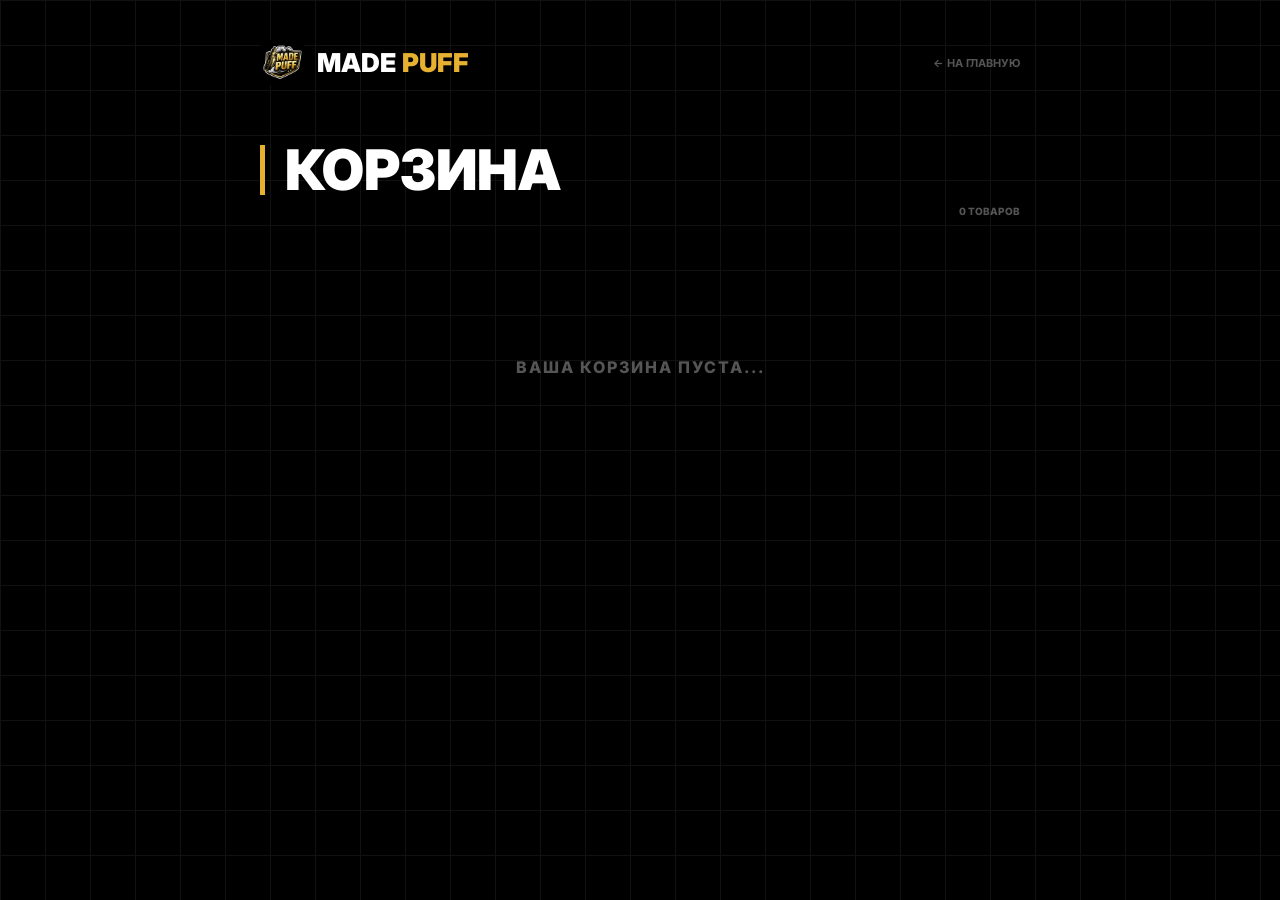
<file: cart.html>
<!DOCTYPE html>
<html lang="ru">
<head>
<meta charset="UTF-8">
<meta name="viewport" content="width=device-width, initial-scale=1.0">
<title>Ваша Корзина | KAIF SMOKE</title>
<link href="https://fonts.googleapis.com/css2?family=Inter:wght@400;600;700;800;900&display=swap" rel="stylesheet">
<style>
:root {
--gold: #e6b130;
--bg: #000000;
--card-bg: #111111;
--border: #1a1a1a;
--text-gray: #555;
}

* { box-sizing: border-box; margin: 0; padding: 0; }
body { background-color: var(--bg); color: #fff; font-family: 'Inter', sans-serif; overflow-x: hidden; }

.bg-grid {
position: fixed; top: 0; left: 0; width: 100%; height: 100%;
background-image: linear-gradient(#111 1px, transparent 1px), linear-gradient(90deg, #111 1px, transparent 1px);
background-size: 45px 45px; z-index: -1;
}

.wrapper { max-width: 800px; margin: 0 auto; padding: 40px 20px; }
header { display: flex; justify-content: space-between; align-items: center; margin-bottom: 60px; }
.logo-area { display: flex; align-items: center; gap: 10px; }
.logo-img { width: 35px; height: 35px; object-fit: contain; }
.logo-text { font-weight: 800; font-size: 18px; letter-spacing: 1px; }
.nav-back { color: var(--text-gray); text-decoration: none; font-size: 11px; font-weight: 700; text-transform: uppercase; }

.cart-header { margin-bottom: 40px; }
.cart-header h1 { font-size: 56px; font-weight: 900; line-height: 0.9; text-transform: uppercase; border-left: 5px solid var(--gold); padding-left: 20px; }
.item-count-top { color: var(--text-gray); font-size: 10px; font-weight: 800; text-transform: uppercase; margin-top: 10px; text-align: right; }

.cart-list { display: flex; flex-direction: column; gap: 1px; background: var(--border); border: 1px solid var(--border); border-radius: 12px; overflow: hidden; }
.cart-item { display: flex; align-items: center; background: var(--card-bg); padding: 20px; gap: 20px; }
.cart-item img { width: 60px; height: 60px; object-fit: contain; background: #000; border-radius: 8px; padding: 5px; }
.item-info { flex: 1; }
.item-name { font-weight: 800; font-size: 14px; text-transform: uppercase; margin-bottom: 5px; }
.item-price { color: var(--gold); font-weight: 900; font-size: 16px; }

.qty-control { display: flex; align-items: center; background: #080808; border-radius: 6px; border: 1px solid #222; overflow: hidden; }
.qty-btn { background: transparent; color: #fff; border: none; width: 35px; height: 35px; cursor: pointer; font-size: 18px; transition: 0.2s; }
.qty-btn:hover { background: #1a1a1a; }
.qty-num { width: 30px; text-align: center; font-weight: 800; font-size: 14px; }

.remove-x { color: var(--text-gray); background: transparent; border: 1px solid #222; width: 35px; height: 35px; border-radius: 6px; cursor: pointer; margin-left: 10px; }

.summary-block { margin-top: 40px; border-top: 1px solid #222; padding-top: 20px; }
.summary-line { display: flex; justify-content: space-between; font-weight: 700; font-size: 12px; color: var(--text-gray); text-transform: uppercase; margin-bottom: 15px; }
.summary-line b { color: #fff; }
.total-line { display: flex; justify-content: space-between; align-items: center; margin-top: 20px; }
.total-line span { font-size: 24px; font-weight: 900; text-transform: uppercase; }
.total-line b { font-size: 38px; color: var(--gold); font-weight: 900; }

.btn-checkout {
display: block; width: 100%; background: var(--gold); color: #000; text-align: center;
padding: 22px; margin-top: 30px; text-decoration: none; font-weight: 900; font-size: 16px;
border-radius: 4px; clip-path: polygon(0 0, 100% 0, 100% 70%, 95% 100%, 0 100%);
text-transform: uppercase;
}
.btn-continue {
display: block; width: 100%; text-align: center; color: #fff; text-decoration: none;
padding: 15px; margin-top: 10px; font-weight: 700; font-size: 11px; text-transform: uppercase;
border: 1px solid #1a1a1a; border-radius: 4px;
}

.yellow-footer { background: var(--gold); padding: 40px 20px; display: flex; justify-content: space-around; margin-top: 80px; }
.f-item { text-align: center; color: #000; }
.f-item h2 { font-size: 36px; font-weight: 900; margin-bottom: 5px; }
.f-item p { font-size: 9px; font-weight: 800; text-transform: uppercase; color: rgba(0,0,0,0.6); }

.empty-cart { text-align: center; padding: 100px 0; color: var(--text-gray); font-weight: 800; text-transform: uppercase; letter-spacing: 2px; }
@media (max-width: 768px) {
.cart-item {
padding: 15px 10px !important;
gap: 10px !important; 
display: flex !important;
align-items: center !important;
justify-content: blink;
}


.cart-item img {
width: 50px !important;
height: 50px !important;
flex-shrink: 0 !important; 
}


.item-info {
flex: 1 !important; 
min-width: 0 !important; 
margin-right: 5px !important;
}

.item-name {
font-size: 11px !important;
line-height: 1.2 !important;
white-space: nowrap !important; 
overflow: hidden !important;
text-overflow: ellipsis !important; 
}

.item-price {
font-size: 13px !important;
}


.qty-control {
width: 90px !important; 
height: 32px !important;
flex-shrink: 0 !important; 
display: flex !important;
justify-content: space-between !important;
}

.qty-btn {
width: 30px !important;
height: 30px !important;
font-size: 16px !important;
}

.qty-num {
width: 25px !important;
font-size: 12px !important;
}


.remove-x {
width: 32px !important;
height: 32px !important;
margin-left: 5px !important;
flex-shrink: 0 !important; 
display: flex !important;
align-items: center !important;
justify-content: center !important;
font-size: 14px !important;
border: 1px solid #333 !important;
color: #666 !important;
}

.cart-header h1 {
font-size: 32px !important;
}
.total-line span { font-size: 18px !important; }
.total-line b { font-size: 28px !important; }

header {
                padding: 0 1px !important;
                margin-bottom: 30px;
            }

            .brand-img {
                width: 40px !important;
                height: 40px !important;
            }

            .brand-made, .brand-puff {
                font-size: 20px !important;
                letter-spacing: 0.5px !important;
            }

            .cart-item {
                padding: 15px 10px !important;
                gap: 10px !important;
            }

            .cart-item img {
                width: 50px !important;
                height: 50px !important;
            }

            .item-name {
                font-size: 11px !important;
                white-space: nowrap !important;
                overflow: hidden;
                text-overflow: ellipsis;
            }

            .qty-control {
                width: 90px !important;
            }

            .cart-header h1 {
                font-size: 32px !important;
            } 
}
        .brand-link {
            text-decoration: none !important;
            display: flex !important;
            align-items: center !important;
            gap: 12px !important;
            transition: 0.3s ease !important;
        }

        .brand-img {
            width: 45px !important;
            height: 45px !important;
            object-fit: contain !important;
            border-radius: 8px !important;
            transition: transform 0.5s cubic-bezier(0.175, 0.885, 0.32, 1.275) !important;
        }
.brand-link:hover .brand-img {
    transform: scale(1.2) !important; 
}
        .brand-text {
            display: flex !important;
            gap: 6px !important;
            font-family: 'Inter', sans-serif !important;
        }

        .brand-made {
            color: #ffffff !important;
            font-size: 26px !important;
            font-weight: 900 !important;
            text-transform: uppercase !important;
            transition: 0.3s ease !important;
        }

        .brand-puff {
            color: #e6b130 !important;
            font-size: 26px !important;
            font-weight: 900 !important;
            text-transform: uppercase !important;
        }

        .brand-link:hover .brand-made,
.brand-link:active .brand-made {
    color: #e6b130 !important;

        }
</style>
</head>
<body>

<div class="bg-grid"></div>

<div class="wrapper">
<header>
        <a href="index" class="brand-link">
            <img src="images/IMG_2073.PNG" class="brand-img" alt="Logo">
            <div class="brand-text">
                <span class="brand-made">MADE</span>
                <span class="brand-puff">PUFF</span>
            </div>
        </a>
<a href="index.html" class="nav-back">← НА ГЛАВНУЮ</a>
</header>

<div class="cart-header">
<h1>КОРЗИНА</h1>
<div class="item-count-top" id="top-counter">0 ТОВАРА</div>
</div>

<div id="cart-content"></div>

<div id="summary-area" style="display: none;">
<div class="summary-block">
<div class="summary-line"><span>ТОВАРОВ</span><b id="subtotal-count">0 ШТ.</b></div>
<div class="total-line">
<span>ИТОГО</span>
<b id="total-sum">0,00 ZL</b>
</div>
</div>

<a href="checkout.html" class="btn-checkout"> ОФОРМИТЬ ЗАКАЗ </a>
<a href="catalog.htnl" class="btn-continue">← ПРОДОЛЖИТЬ ПОКУПКИ</a>
</div>





<script>
    function formatNum(num) {
        return num.toLocaleString('en-US', { 
            minimumFractionDigits: 2, 
            maximumFractionDigits: 2 
        }).replace(/\./g, ','); 
    }

    function renderCart() {
        const container = document.getElementById('cart-content');
        const summary = document.getElementById('summary-area');
        const totalSum = document.getElementById('total-sum');
        const subtotalCount = document.getElementById('subtotal-count');
        const topCounter = document.getElementById('top-counter');
        
        let cart = JSON.parse(localStorage.getItem('kaif_cart')) || [];

        if (cart.length === 0) {
            container.innerHTML = '<div class="empty-cart">ВАША КОРЗИНА ПУСТА...</div>';
            summary.style.display = 'none';
            topCounter.innerText = '0 ТОВАРОВ';
            return;
        }

        summary.style.display = 'block';
        let html = '<div class="cart-list">';
        let total = 0;
        let count = 0;

        cart.forEach((item, index) => {
            if(!item.qty) item.qty = 1;
            
            const priceNum = parseFloat(item.price) || 0;
            total += priceNum * item.qty;
            count += item.qty;

            html += `
                <div class="cart-item">
                    <img src="${item.img || item.image}" onerror="this.src='logo.png'">
                    <div class="item-info">
                        <div class="item-name">${item.name}</div>
                        <div class="item-price">${formatNum(priceNum)} zł</div>
                    </div>
                    <div class="qty-control">
                        <button class="qty-btn" onclick="changeQty(${index}, -1)">−</button>
                        <div class="qty-num">${item.qty}</div>
                        <button class="qty-btn" onclick="changeQty(${index}, 1)">+</button>
                    </div>
                    <button class="remove-x" onclick="removeItem(${index})">✕</button>
                </div>
            `;
        });

        html += '</div>';
        container.innerHTML = html;
        
        totalSum.innerText = formatNum(total) + " ZL";
        subtotalCount.innerText = count + " ШТ.";
        topCounter.innerText = count + " ТОВАРА";
    }

    function changeQty(index, delta) {
        let cart = JSON.parse(localStorage.getItem('kaif_cart')) || [];
        if(!cart[index].qty) cart[index].qty = 1;
        
        cart[index].qty += delta;
        
        if (cart[index].qty < 1) {
            removeItem(index);
        } else {
            localStorage.setItem('kaif_cart', JSON.stringify(cart));
            renderCart();
        }
    }

    function removeItem(index) {
        let cart = JSON.parse(localStorage.getItem('kaif_cart')) || [];
        cart.splice(index, 1);
        localStorage.setItem('kaif_cart', JSON.stringify(cart));
        renderCart();
    }

    document.addEventListener('DOMContentLoaded', renderCart);
</script>

</body>
</html>
</file>
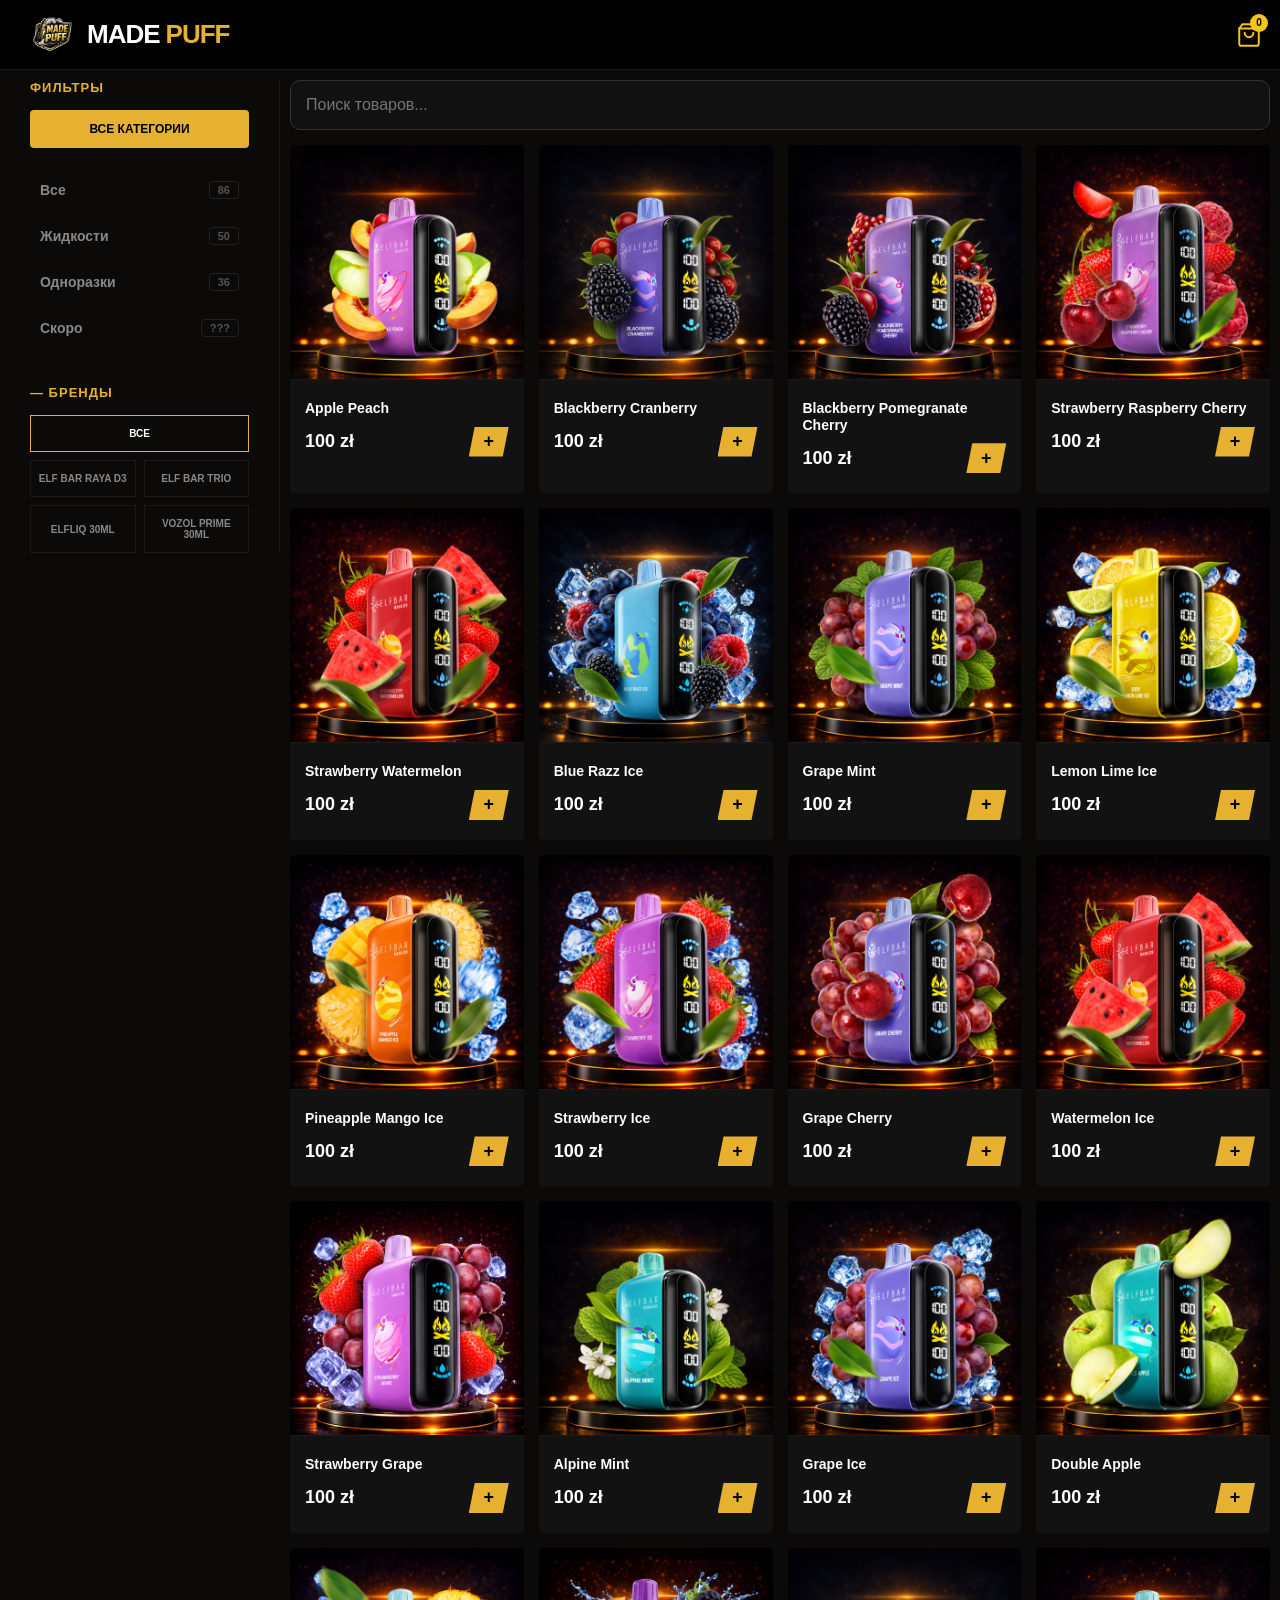
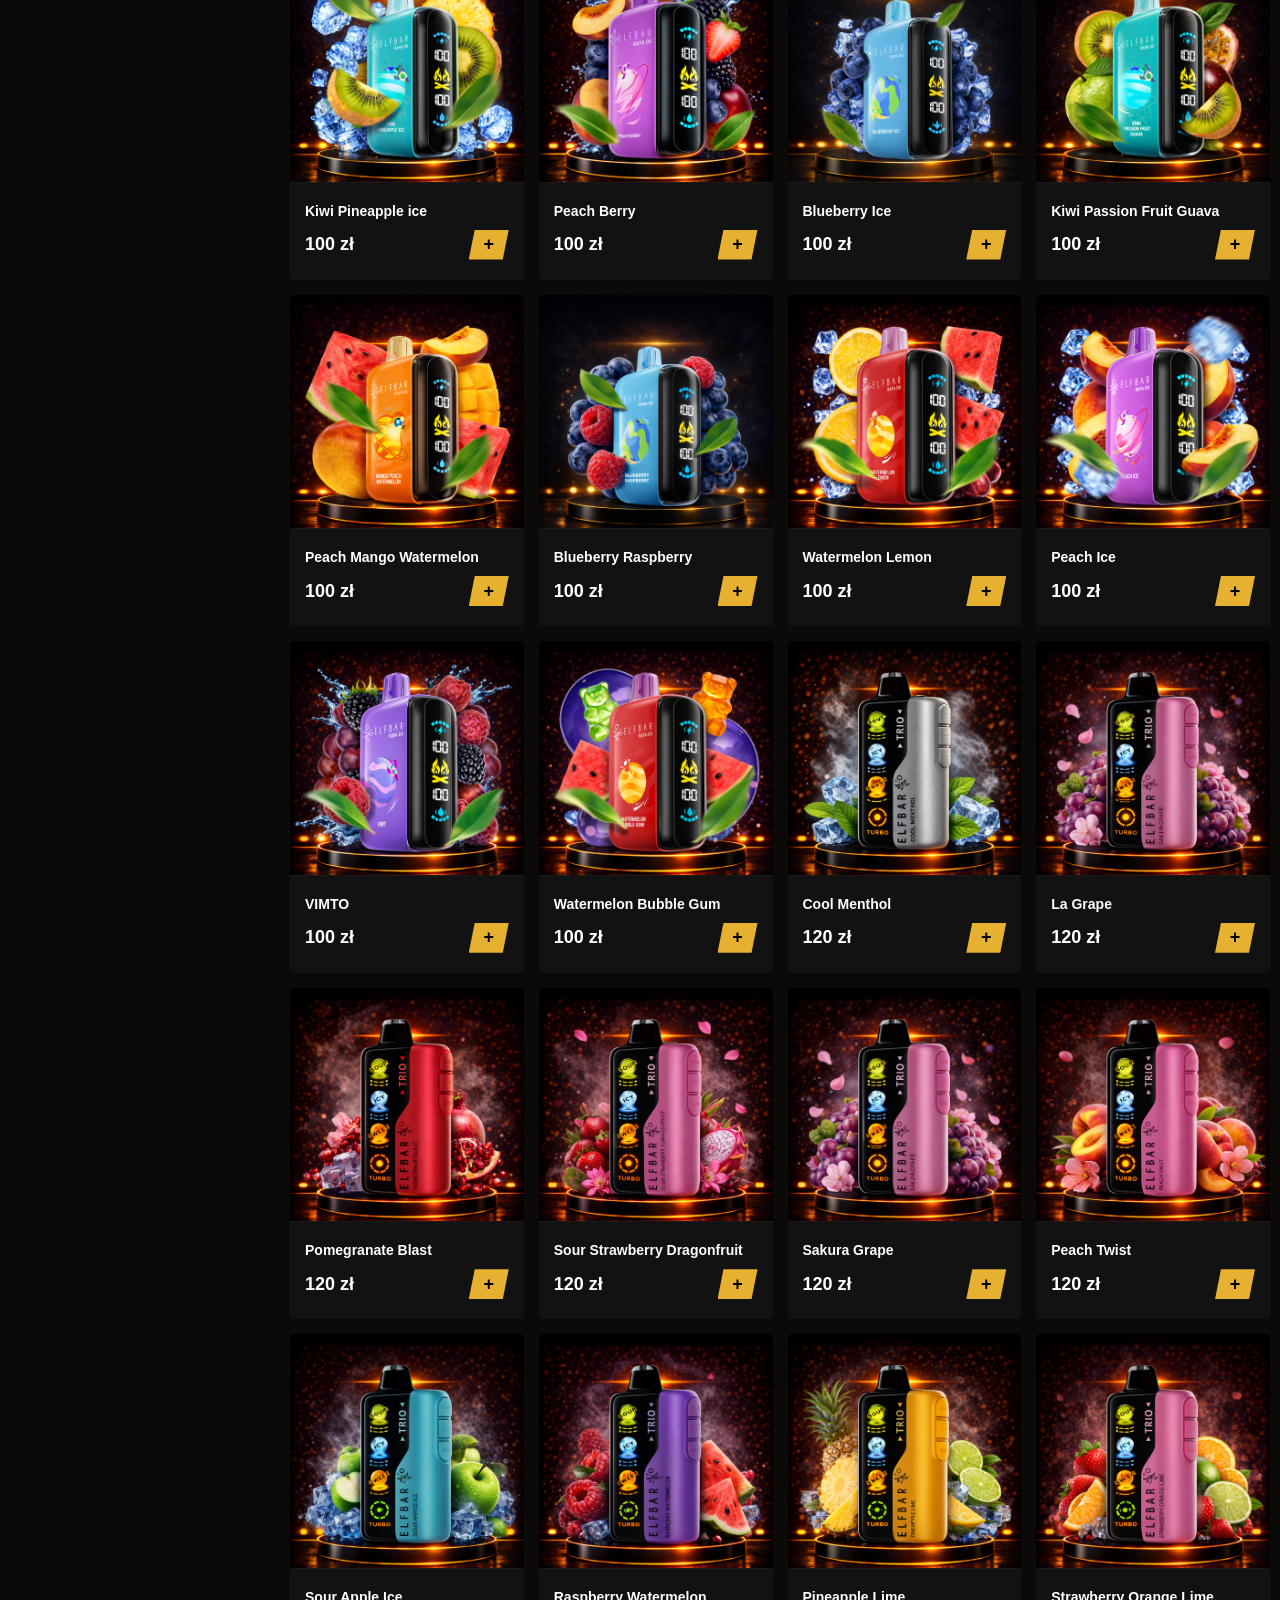
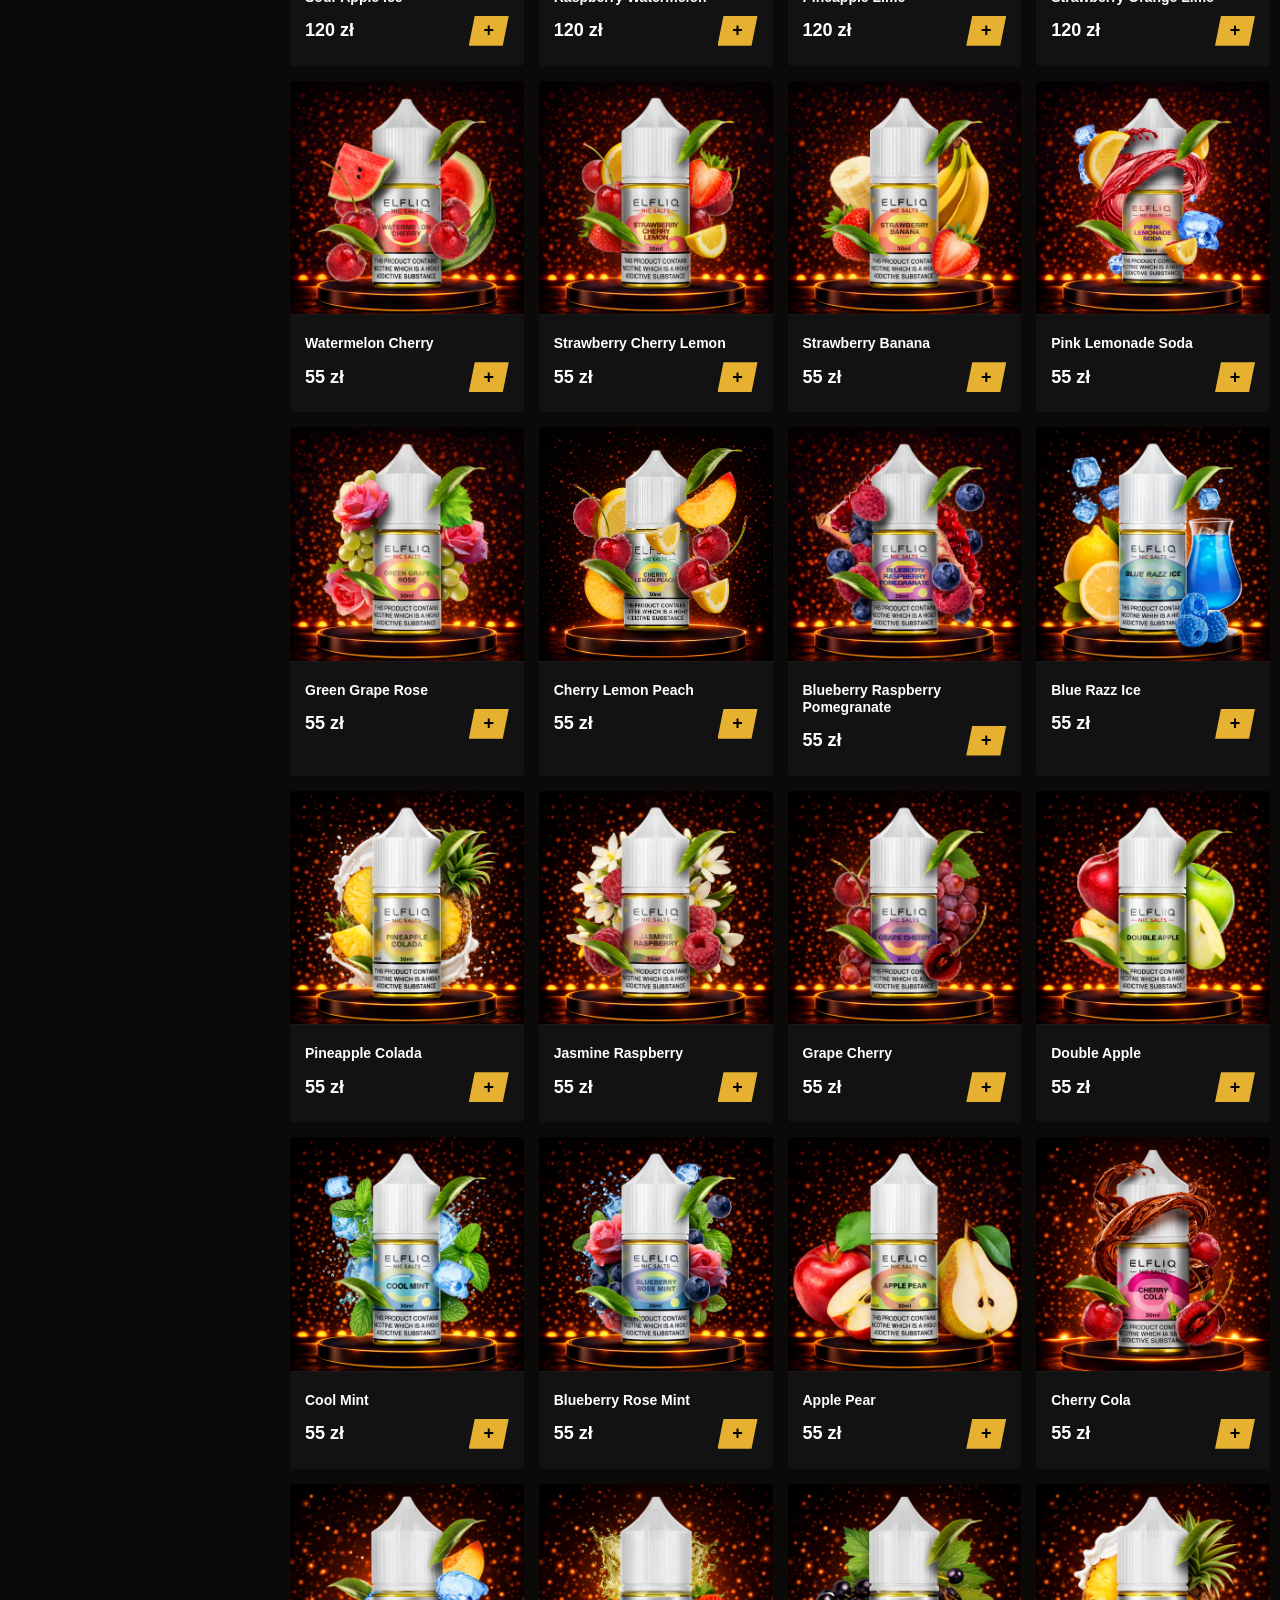
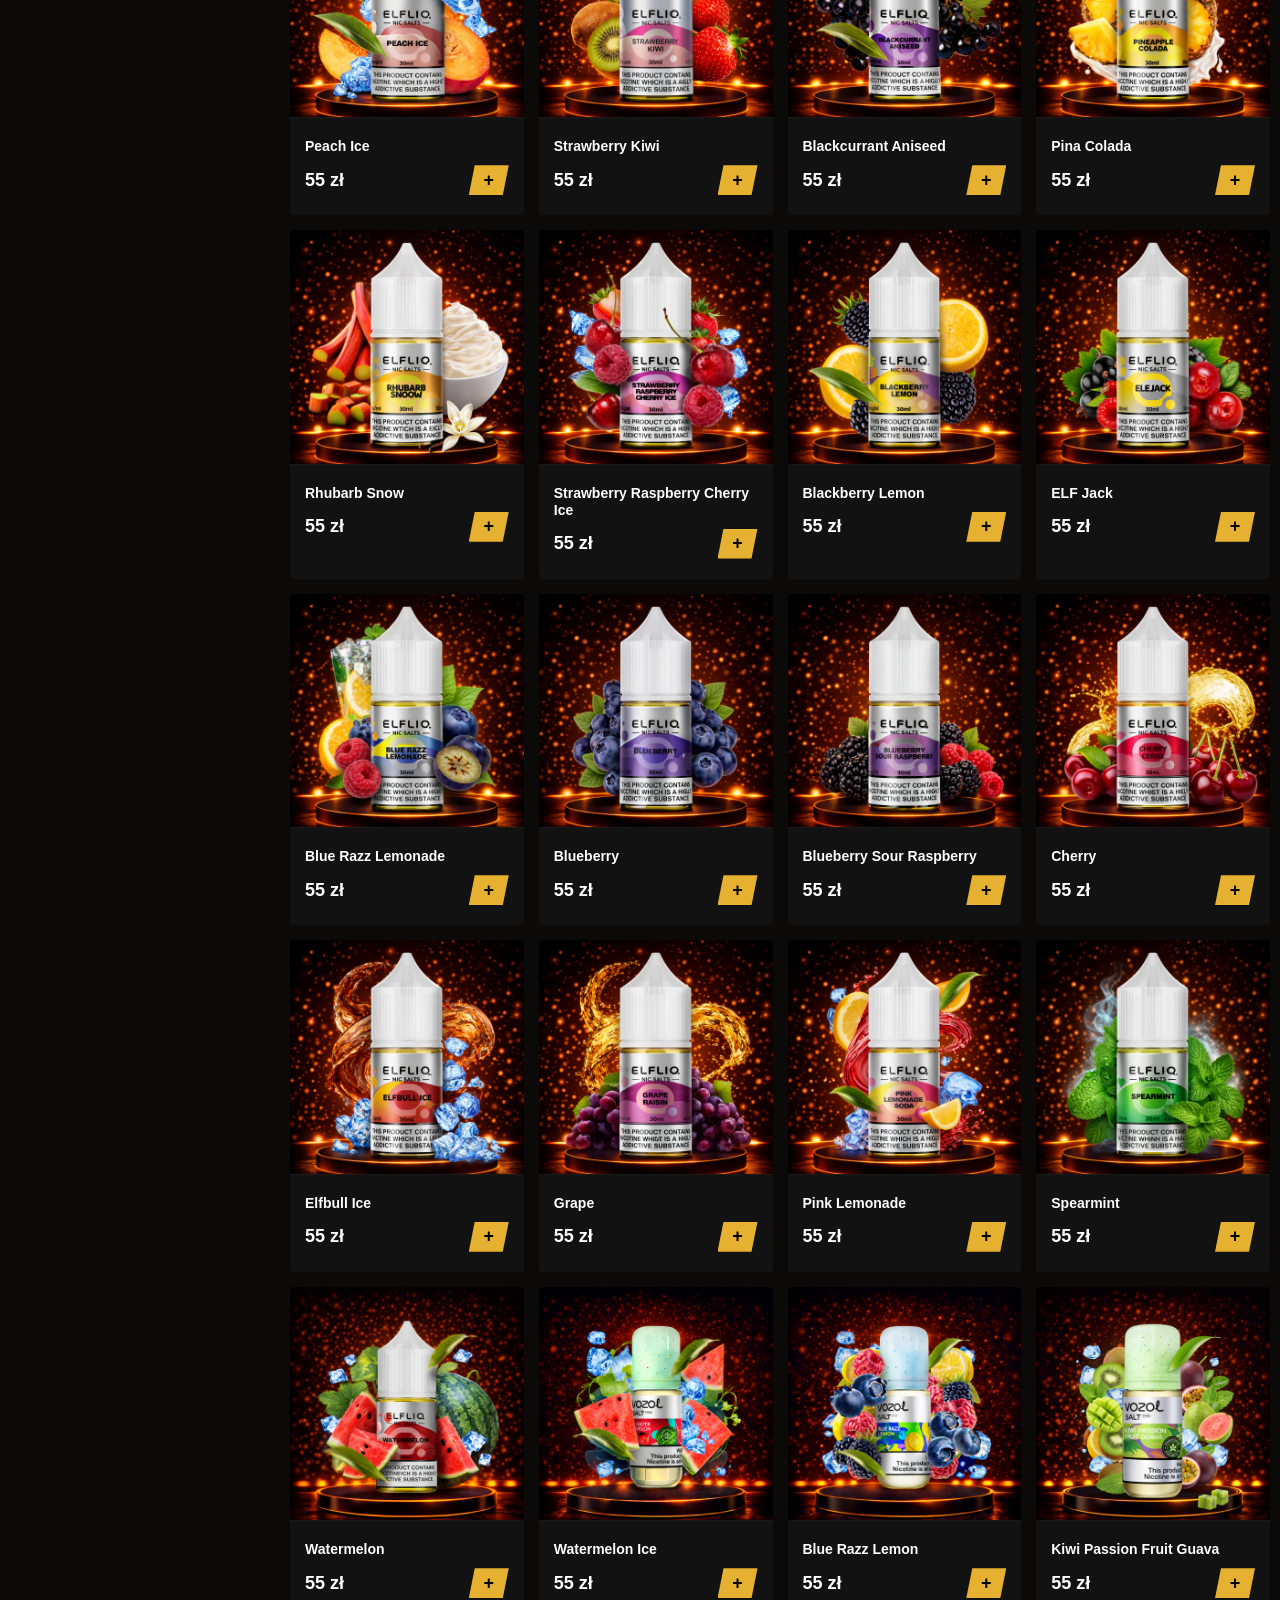
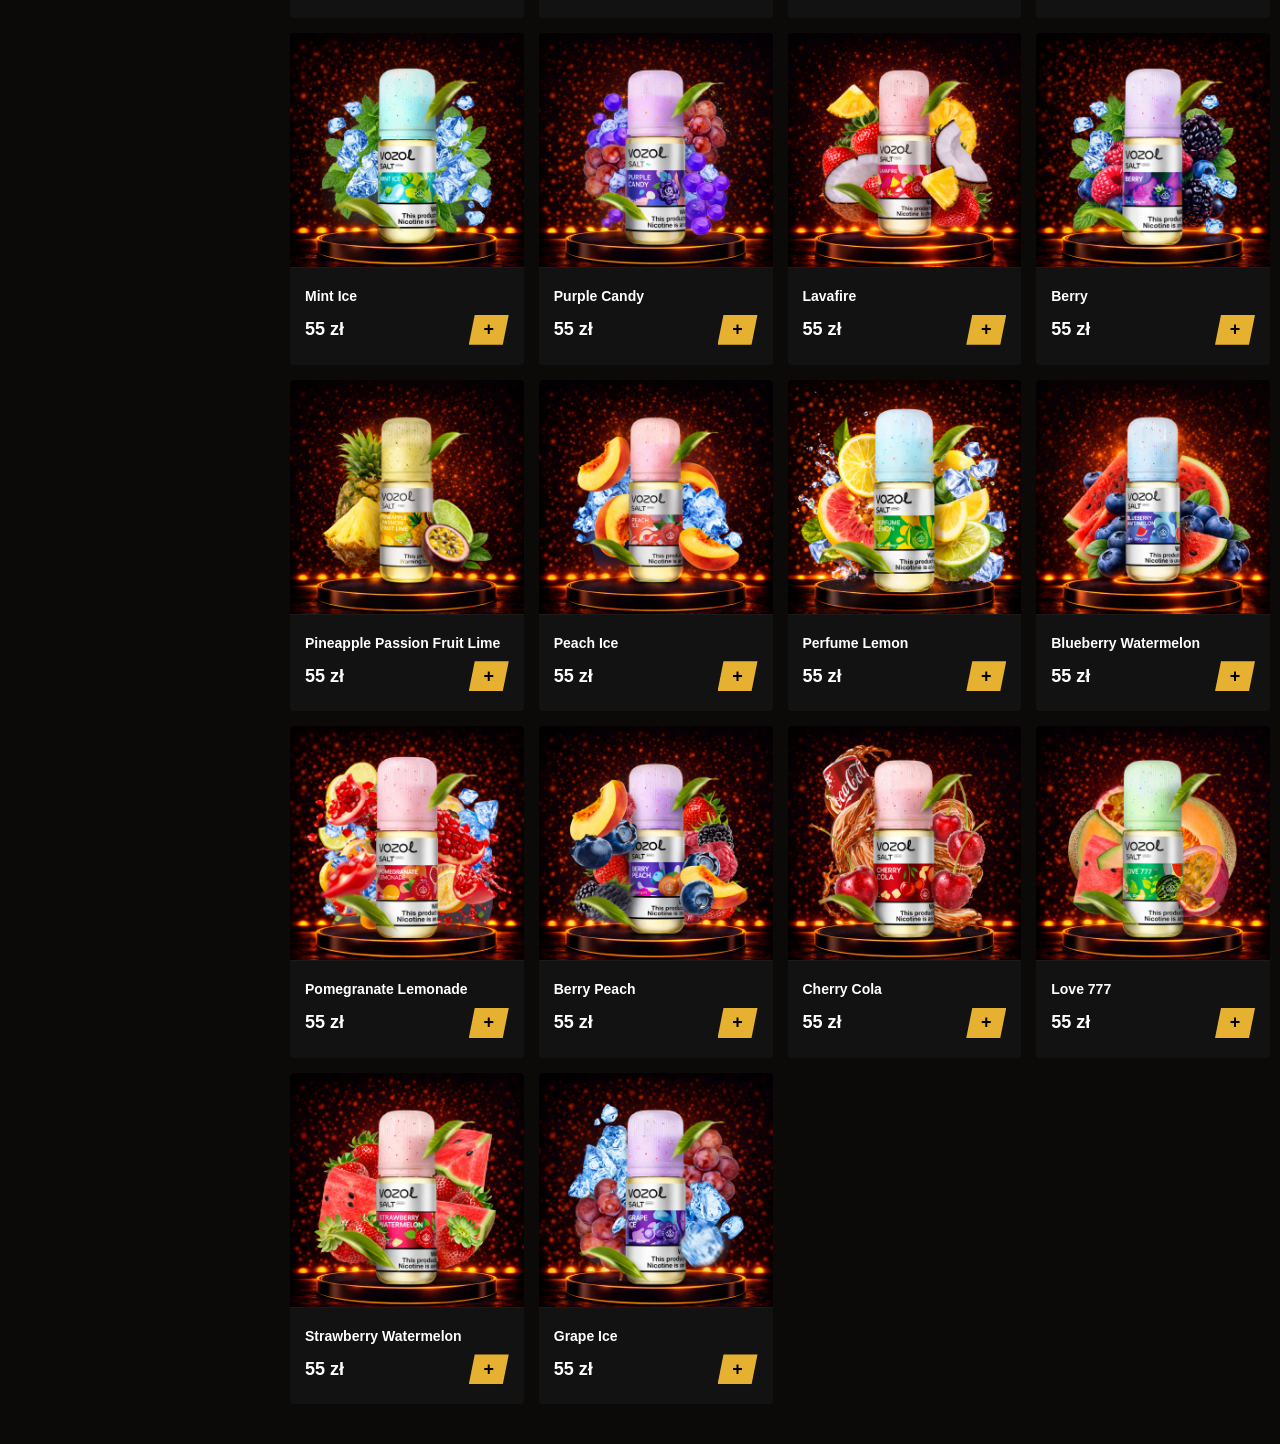
<file: catalog.html>
<!DOCTYPE html>
<html lang="ru">
<head>
<meta charset="UTF-8">
<title>Каталог</title>
<link rel="stylesheet" href="style.css">
<meta name="viewport" content="width=device-width, initial-scale=1.0, maximum-scale=1.0, user-scalable=no">
</head>
<body>


<header class="header fixed-header">
<div class="header-left">
    <a href="index.html" class="brand-link">
        <img src="images/IMG_2073.PNG" alt="Logo" class="brand-img">
        <div class="brand-text">
            <span class="brand-made">MADE</span> 
            <span class="brand-puff">PUFF</span>
        </div>
    </a>
</div>
</a>
    <nav>
        
        <a href="cart.html"></a>
    </nav>
</header>

<div class="catalog-layout">
  <aside class="filter">
    <h3 class="filter-title">ФИЛЬТРЫ</h3>
    
    <button class="all-categories-btn" onclick="setFilter('all')">
        <span class="text">ВСЕ КАТЕГОРИИ</span>
    </button>
    
<div class="filter-list">
    <button class="filter-item" data-category="all" onclick="setFilter('all')">
        Все <span>86</span>
    </button>

<button class="filter-item" data-category="liquid" onclick="setFilter('liquid')">
        Жидкости <span>50</span>
    </button>
    <button class="filter-item" data-category="disposable" onclick="setFilter('disposable')">
        Одноразки <span>36</span>
    </button>

    <button class="filter-item" onclick="setFilter('soon')">
    Скоро <span>???</span>
</button>
</div>

<div class="filter-section brands-section">
    <h3 class="filter-title">— БРЕНДЫ</h3>
    
<div class="brand-grid-compact">
    <button class="brand-mini-btn active" onclick="filterByBrand('all')">Все</button>
    
    <button class="brand-mini-btn" onclick="filterByBrand('Elf Bar Raya D3')">
        ELF BAR Raya D3
    </button>

    <button class="brand-mini-btn" onclick="filterByBrand('Elf Bar Trio')">
        ELF BAR Trio
    </button>
    
    <button class="brand-mini-btn" onclick="filterByBrand('ELFLIQ')">
        ELFLIQ 30ml
    </button>

    <button class="brand-mini-btn" onclick="filterByBrand('VOZOL PRIME')">
        Vozol Prime 30ml
    </button>
</div>

</div>
  </aside>

<main class="main-content">
    <div class="search-container">
        <input type="text" id="catalog-search" placeholder="Поиск товаров..." onkeyup="searchProducts()">
    </div>
    
    <div id="dynamic-title" class="category-banner-mobile">ВСЕ КАТЕГОРИИ</div>

    <div class="grid-4" id="catalog-grid">
        </div>
</main>
</div>

<script src="script.js"></script>
</body>
</html>
</file>
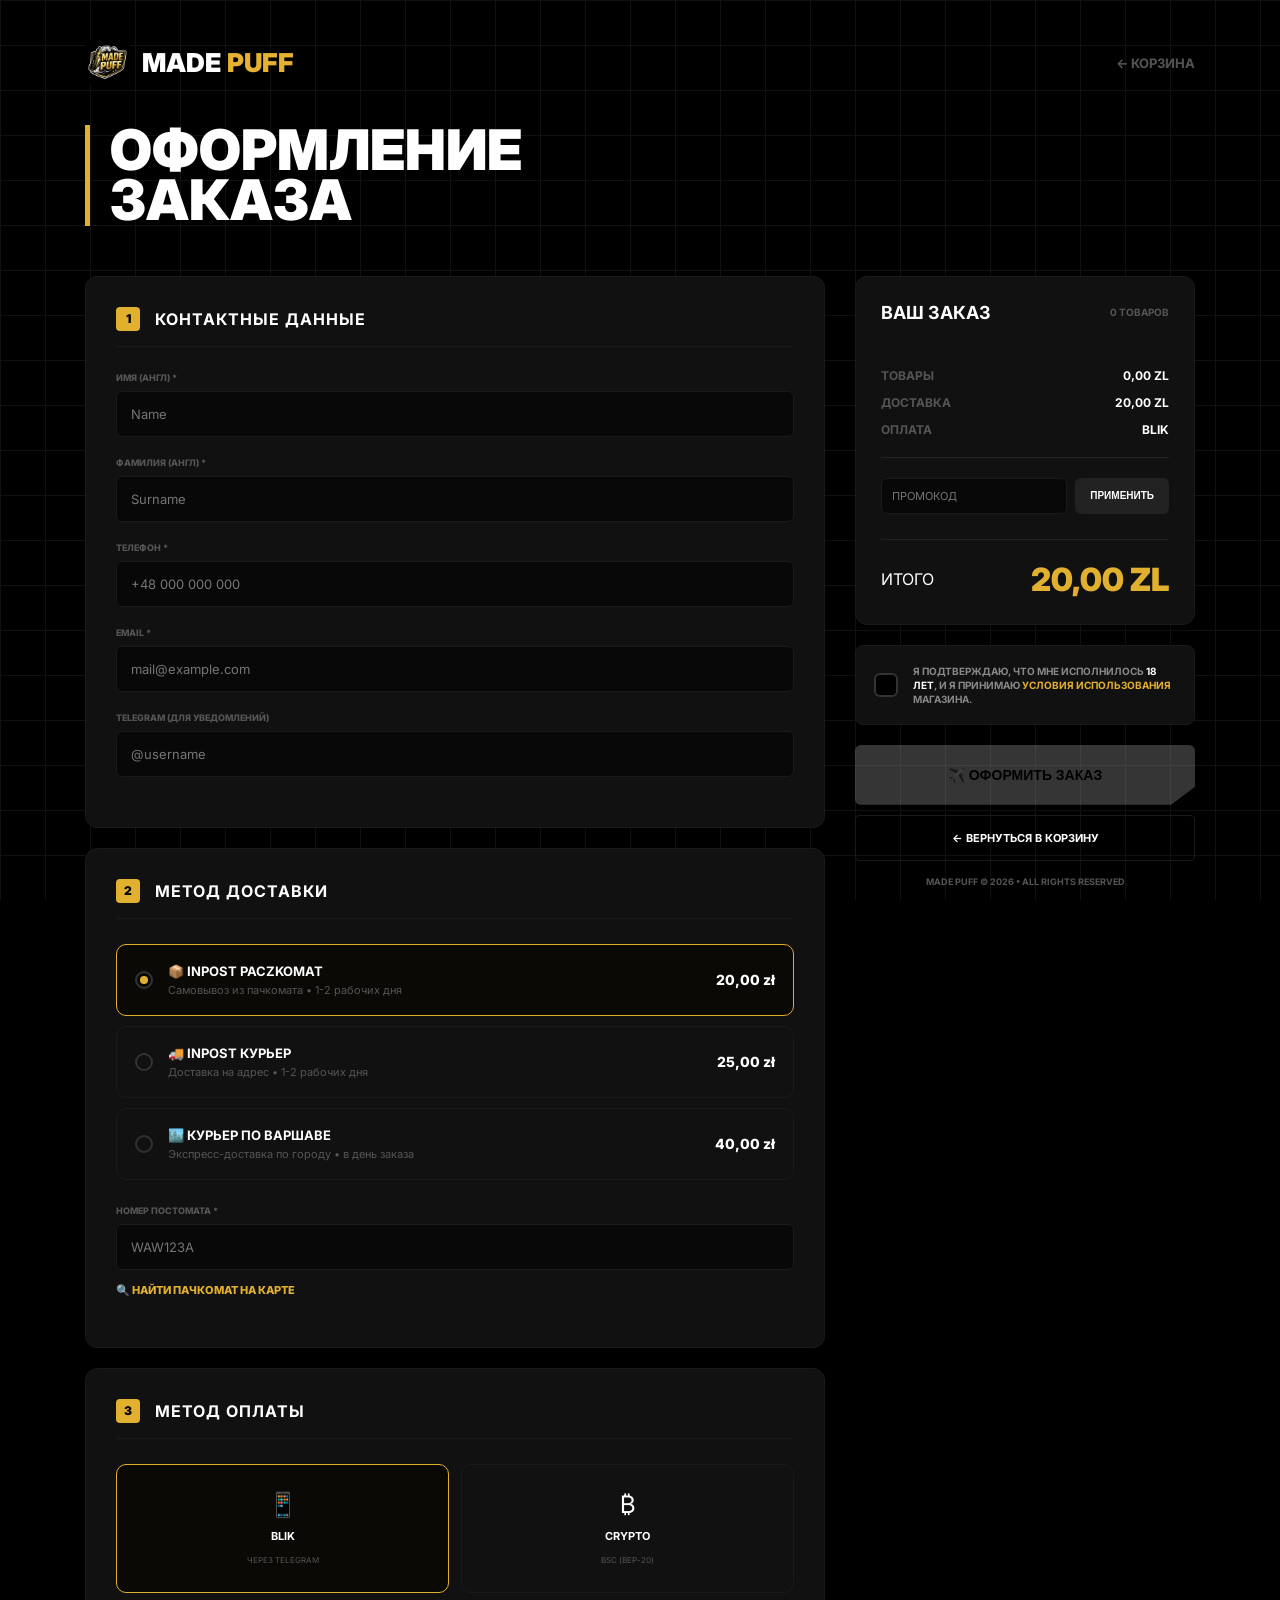
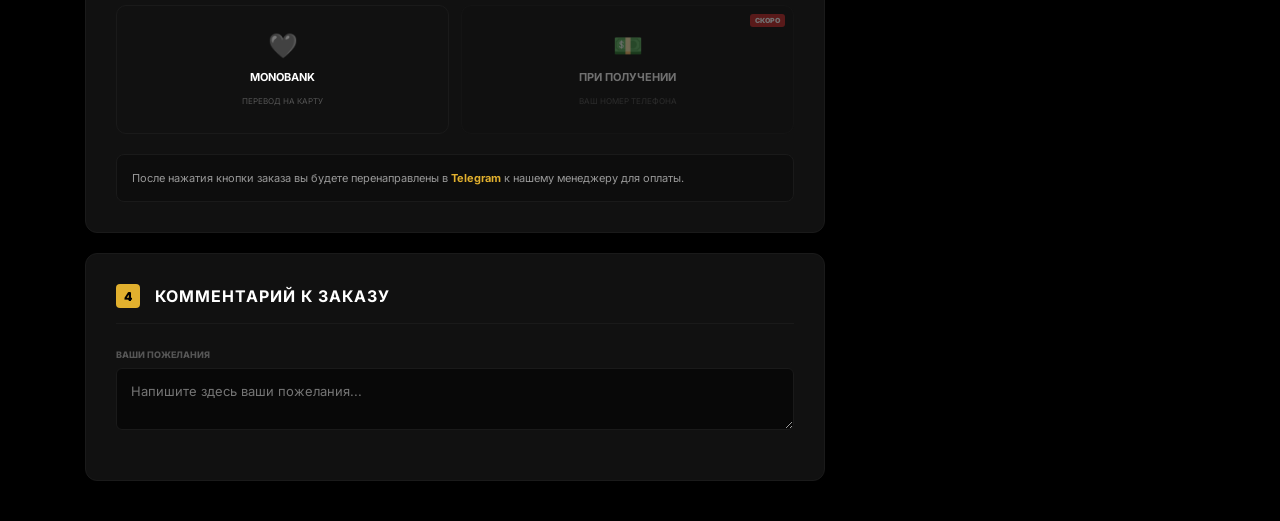
<file: checkout.html>
<!DOCTYPE html>
<html lang="ru">
<head>
    <meta charset="UTF-8">
    <meta name="viewport" content="width=device-width, initial-scale=1.0, maximum-scale=1.0, user-scalable=no">
    <title>Оформление заказа | MADE PUFF</title>
    <link href="https://fonts.googleapis.com/css2?family=Inter:wght@400;600;700;800;900&display=swap" rel="stylesheet">
    <style>
        :root {
            --gold: #e1b02e;
            --bg: #000000;
            --card-bg: #111111;
            --border: #1a1a1a;
            --text-gray: #555;
            --green: #4caf50;
            --red: #ff4444;
        }

        * { box-sizing: border-box; margin: 0; padding: 0; }
        html, body { overflow-x: hidden; width: 100%; }
        body { background-color: var(--bg); color: #fff; font-family: 'Inter', sans-serif; }

        .bg-grid {
            position: fixed; top: 0; left: 0; width: 100%; height: 100%;
            background-image: linear-gradient(#111 1px, transparent 1px), linear-gradient(90deg, #111 1px, transparent 1px);
            background-size: 45px 45px; z-index: -1;
        }

        .wrapper { max-width: 1150px; margin: 0 auto; padding: 40px 20px; }
        
        header { display: flex; justify-content: space-between; align-items: center; margin-bottom: 40px; }
        .header-left { display: flex; align-items: center; gap: 15px; }
        .logo-img { width: 45px; height: 45px; object-fit: contain; }
        .logo { font-weight: 800; font-size: 20px; letter-spacing: 2px; text-transform: uppercase; }
        .back-link { color: var(--text-gray); text-decoration: none; font-weight: 700; font-size: 13px; text-transform: uppercase; }

        .main-title {
            font-size: clamp(40px, 8vw, 56px); font-weight: 900; line-height: 0.9;
            text-transform: uppercase; border-left: 5px solid var(--gold);
            padding-left: 20px; margin-bottom: 50px;
        }

        .container { display: flex; gap: 30px; align-items: flex-start; }
        .main-content { flex: 1; display: flex; flex-direction: column; gap: 20px; }

        .card { background: var(--card-bg); border: 1px solid var(--border); border-radius: 12px; padding: 30px; }
        .card-header { display: flex; align-items: center; gap: 15px; margin-bottom: 25px; border-bottom: 1px solid #1a1a1a; padding-bottom: 15px; }
        .step { background: var(--gold); color: #000; width: 24px; height: 24px; border-radius: 4px; display: flex; align-items: center; justify-content: center; font-weight: 900; font-size: 12px; }
        .card-header h3 { font-size: 16px; text-transform: uppercase; letter-spacing: 1px; }

        .field { display: flex; flex-direction: column; gap: 8px; margin-bottom: 20px; }
        .field label { font-size: 9px; color: var(--text-gray); font-weight: 800; text-transform: uppercase; }
        input, textarea { background: #080808; border: 1px solid #1a1a1a; padding: 14px; color: #fff; border-radius: 6px; font-family: inherit; font-size: 13px; width: 100%; transition: 0.2s; }
        input:focus, textarea:focus { border-color: var(--gold); outline: none; }

        input.error-input { border-color: var(--red) !important; background: #1a0505; }
        .error-msg { color: var(--red); font-size: 8px; font-weight: 800; text-transform: uppercase; margin-top: 4px; display: none; }

        .btn-find-paczkomat {
            display: inline-flex; align-items: center; gap: 8px; color: var(--gold); 
            text-decoration: none; font-size: 11px; font-weight: 800; text-transform: uppercase; 
            margin-top: 5px; transition: 0.2s;
        }

        .option-item { border: 1px solid var(--border); padding: 18px; border-radius: 10px; display: flex; align-items: center; gap: 15px; margin-bottom: 10px; cursor: pointer; transition: 0.2s; }
        .option-item.active { border-color: var(--gold); background: #0a0905; }
        .dot { width: 18px; height: 18px; border: 2px solid #333; border-radius: 50%; position: relative; }
        .active .dot::after { content: ''; width: 8px; height: 8px; background: var(--gold); border-radius: 50%; position: absolute; top: 50%; left: 50%; transform: translate(-50%, -50%); }
        .opt-info { flex: 1; font-size: 13px; }
        .opt-info b { display: block; text-transform: uppercase; margin-bottom: 2px; }
        .opt-info span { color: var(--text-gray); font-size: 11px; }
        .price-text { font-weight: 800; font-size: 14px; }

        .pay-grid { display: grid; grid-template-columns: 1fr 1fr; gap: 12px; }
        .pay-card { border: 1px solid var(--border); padding: 25px 10px; border-radius: 10px; text-align: center; cursor: pointer; position: relative; transition: 0.3s; }
        .pay-card.active { border-color: var(--gold); background: #0a0905; }
        .pay-card.disabled { opacity: 0.4; cursor: not-allowed; background: #111; }
        .pay-card .icon { font-size: 24px; display: block; margin-bottom: 10px; }
        .pay-card b { display: block; font-size: 11px; text-transform: uppercase; margin-bottom: 4px; }
        .pay-card small { font-size: 8px; color: var(--text-gray); text-transform: uppercase; }
        .badge-soon { position: absolute; top: 8px; right: 8px; background: #c62828; color: #fff; font-size: 7px; padding: 2px 5px; border-radius: 3px; font-weight: 900; }

        .pay-instruction { background: #0d0d0d; border: 1px solid #1a1a1a; padding: 15px; border-radius: 8px; margin-top: 20px; font-size: 11px; color: #999; line-height: 1.5; }
        .pay-instruction b { color: var(--gold); }

        .sidebar { width: 340px; position: sticky; top: 20px; }
        .order-box { background: var(--card-bg); border: 1px solid var(--border); border-radius: 12px; padding: 25px; }
        .order-box h4 { font-size: 18px; margin-bottom: 25px; display: flex; justify-content: space-between; align-items: center; }
        .order-box h4 span { color: var(--text-gray); font-size: 10px; text-transform: uppercase; }

        .mini-item { display: flex; align-items: center; gap: 12px; margin-bottom: 12px; font-size: 12px; }
        .mini-item img { width: 40px; height: 40px; border-radius: 4px; object-fit: cover; background: #000; }
        
        .promo-wrap { margin-top: 20px; padding-top: 20px; border-top: 1px solid #222; }
        .promo-flex { display: flex; gap: 8px; }
        .promo-flex input { padding: 10px; font-size: 11px; text-transform: uppercase; }
        .promo-btn { background: #222; border: none; color: #fff; padding: 0 15px; border-radius: 6px; font-weight: 800; font-size: 10px; cursor: pointer; white-space: nowrap; }

        .sum-line { display: flex; justify-content: space-between; font-size: 12px; color: var(--text-gray); margin-bottom: 12px; font-weight: 700; text-transform: uppercase; }
        .sum-line b { color: #fff; }

        .total-line { display: flex; justify-content: space-between; align-items: center; margin-top: 25px; padding-top: 20px; border-top: 1px solid #222; }
        .total-line b { font-size: 32px; color: var(--gold); font-weight: 900; }

        .btn-order { width: 100%; background: var(--gold); color: #000; border: none; padding: 22px; font-weight: 900; font-size: 14px; margin-top: 20px; cursor: pointer; border-radius: 6px; clip-path: polygon(0 0, 100% 0, 100% 70%, 93% 100%, 0 100%); text-transform: uppercase; transition: 0.3s; }
        .btn-back-cart { display: block; width: 100%; text-align: center; color: #fff; text-decoration: none; padding: 15px; margin-top: 10px; font-weight: 700; font-size: 11px; text-transform: uppercase; border: 1px solid #1a1a1a; border-radius: 4px; }

        .legal-notice { font-size: 9px; color: var(--text-gray); text-align: center; margin-top: 15px; line-height: 1.4; text-transform: uppercase; font-weight: 700; }

        #addr-details { display: none; flex-direction: column; gap: 5px; margin-top: 20px; }
@media (max-width: 768px) { .container { flex-direction: column; } .sidebar { width: 100%; }
            header {
                padding: 0 1px !important;
                margin-bottom: 30px;
            }

            .brand-img {
                width: 40px !important;
                height: 40px !important;
            }

            .brand-made, .brand-puff {
                font-size: 20px !important;
                letter-spacing: 0.5px !important;
            }

            .cart-item {
                padding: 15px 10px !important;
                gap: 10px !important;
            }

            .cart-item img {
                width: 50px !important;
                height: 50px !important;
            }

            .item-name {
                font-size: 11px !important;
                white-space: nowrap !important;
                overflow: hidden;
                text-overflow: ellipsis;
            }

            .qty-control {
                width: 90px !important;
            }

            .cart-header h1 {
                font-size: 32px !important;
            } }
        .brand-link {
            text-decoration: none !important;
            display: flex !important;
            align-items: center !important;
            gap: 12px !important;
            transition: 0.3s ease !important;
        }

        .brand-img {
            width: 45px !important;
            height: 45px !important;
            object-fit: contain !important;
            border-radius: 8px !important;
            transition: transform 0.5s cubic-bezier(0.175, 0.885, 0.32, 1.275) !important;
        }
.brand-link:hover .brand-img {
    transform: scale(1.2) !important; 
}
        .brand-text {
            display: flex !important;
            gap: 6px !important;
            font-family: 'Inter', sans-serif !important;
        }

        .brand-made {
            color: #ffffff !important;
            font-size: 26px !important;
            font-weight: 900 !important;
            text-transform: uppercase !important;
            transition: 0.3s ease !important;
        }

        .brand-puff {
            color: #e6b130 !important;
            font-size: 26px !important;
            font-weight: 900 !important;
            text-transform: uppercase !important;
        }

        .brand-link:hover .brand-made,
.brand-link:active .brand-made {
    color: #e6b130 !important;
}
        .custom-checkbox-box {
            width: 24px; height: 24px; border: 2px solid #333; border-radius: 6px;
            background: #000; display: flex; align-items: center; justify-content: center;
            transition: 0.2s;
        }
        .custom-checkbox-box.checked {
            background: var(--gold);
            border-color: var(--gold);
        }
        .custom-checkbox-box svg {
            width: 16px; height: 16px; fill: none; stroke: #000;
            stroke-width: 4; stroke-linecap: round; stroke-linejoin: round;
            display: none;
        }
        .custom-checkbox-box.checked svg { display: block; }
    </style>
</head>
<body>
    <div class="bg-grid"></div>
    <div class="wrapper">
    <header>
        <a href="index.html" class="brand-link">
            <img src="images/IMG_2073.PNG" class="brand-img" alt="Logo">
            <div class="brand-text">
                <span class="brand-made">MADE</span>
                <span class="brand-puff">PUFF</span>
            </div>
        </a>
        <a href="cart.html" class="back-link">← КОРЗИНА</a>
    </header>

        <h1 class="main-title">ОФОРМЛЕНИЕ<br>ЗАКАЗА</h1>

        <div class="container">
            <div class="main-content">
                <div class="card">
                    <div class="card-header"><div class="step">1</div><h3>Контактные данные</h3></div>
                    <div class="field">
                        <label>ИМЯ (англ) *</label>
                        <input type="text" id="name" placeholder="Name" oninput="clearError(this); this.value = this.value.replace(/[^a-zA-Z]/g, '')">
                        <div class="error-msg" id="error-name">Введите имя на английском</div>
                    </div>
                    <div class="field">
                        <label>ФАМИЛИЯ (англ) *</label>
                        <input type="text" id="surname" placeholder="Surname" oninput="clearError(this); this.value = this.value.replace(/[^a-zA-Z]/g, '')">
                        <div class="error-msg" id="error-surname">Введите фамилию на английском</div>
                    </div>
                    <div class="field">
                        <label>ТЕЛЕФОН *</label>
                        <input type="text" id="phone" placeholder="+48 000 000 000" oninput="clearError(this)">
                        <div class="error-msg" id="error-phone">Введите номер телефона</div>
                    </div>
                    <div class="field">
                        <label>EMAIL *</label>
                        <input type="email" id="email" placeholder="mail@example.com" oninput="clearError(this)">
                        <div class="error-msg" id="error-email">Введите корректный Email (с @)</div>
                    </div>
                    <div class="field">
                        <label>TELEGRAM (ДЛЯ УВЕДОМЛЕНИЙ)</label>
                        <input type="text" id="tg_nick" placeholder="@username">
                    </div>
                </div>

                <div class="card">
                    <div class="card-header"><div class="step">2</div><h3>Метод доставки</h3></div>
                    <div class="option-item active" onclick="updateDel(this, 20, 'paczkomat')">
                        <div class="dot"></div>
                        <div class="opt-info"><b>📦 INPOST PACZKOMAT</b><span>Самовывоз из пачкомата • 1-2 рабочих дня</span></div>
                        <div class="price-text">20,00 zł</div>
                    </div>
                    <div class="option-item" onclick="updateDel(this, 25, 'courier')">
                        <div class="dot"></div>
                        <div class="opt-info"><b>🚚 INPOST КУРЬЕР</b><span>Доставка на адрес • 1-2 рабочих дня</span></div>
                        <div class="price-text">25,00 zł</div>
                    </div>
                    <div class="option-item" onclick="updateDel(this, 40, 'warsaw')">
    <div class="dot"></div>
    <div class="opt-info"><b>🏙️ КУРЬЕР ПО ВАРШАВЕ</b><span>Экспресс-доставка по городу • в день заказа</span></div>
    <div class="price-text">40,00 zł</div>
</div>
                    
                    <div class="field" id="addr-paczkomat" style="margin-top: 25px;">
                        <label>НОМЕР ПОСТОМАТА *</label>
                        <input type="text" id="paczkomat_id" placeholder="WAW123A" oninput="clearError(this)">
                        <div class="error-msg" id="error-paczkomat_id">Укажите номер пачкомата</div>
                        <a href="https://inpost.pl/znajdz-paczkomat" target="_blank" class="btn-find-paczkomat">🔍 Найти пачкомат на карте</a>
                    </div>

                    <div id="addr-details">
                        <div class="field"><label>ГОРОД *</label><input type="text" id="c_city" placeholder="Warszawa" oninput="clearError(this)"><div class="error-msg" id="error-c_city">Введите город</div></div>
                        <div class="field"><label>УЛИЦА *</label><input type="text" id="c_street" placeholder="Zlota" oninput="clearError(this)"><div class="error-msg" id="error-c_street">Введите улицу</div></div>
                        <div style="display: grid; grid-template-columns: 1fr 1fr; gap: 15px;">
                            <div class="field"><label>ДОМ / КВ. *</label><input type="text" id="c_home" placeholder="12/4" oninput="clearError(this)"><div class="error-msg" id="error-c_home">Дом</div></div>
                            <div class="field"><label>ИНДЕКС *</label><input type="text" id="c_zip" placeholder="00-001" oninput="clearError(this)"><div class="error-msg" id="error-c_zip">Индекс</div></div>
                        </div>
                    </div>
                </div>

                <div class="card">
                    <div class="card-header"><div class="step">3</div><h3>Метод оплаты</h3></div>
                    <div class="pay-grid">
                        <div class="pay-card active" onclick="updatePay(this, 'BLIK')">
                            <span class="icon">📱</span><b>BLIK</b><small>ЧЕРЕЗ TELEGRAM</small>
                        </div>
                        <div class="pay-card" onclick="updatePay(this, 'CRYPTO USDT')">
                            <span class="icon">₿</span><b>CRYPTO</b><small>BSC (BEP-20)</small>
                        </div>
                        <div class="pay-card" onclick="updatePay(this, 'MONOBANK')">
                            <span class="icon">🖤</span><b>MONOBANK</b><small>ПЕРЕВОД НА КАРТУ</small>
                        </div>
                        <div class="pay-card disabled">
                            <div class="badge-soon">СКОРО</div>
                            <span class="icon">💵</span><b>ПРИ ПОЛУЧЕНИИ</b><small>ВАШ НОМЕР ТЕЛЕФОНА</small>
                        </div>
                    </div>
                    <div class="pay-instruction">После нажатия кнопки заказа вы будете перенаправлены в <b>Telegram</b> к нашему менеджеру для оплаты.</div>
                </div>

                <div class="card">
                    <div class="card-header"><div class="step">4</div><h3>Комментарий к заказу</h3></div>
                    <div class="field">
                        <label>ВАШИ ПОЖЕЛАНИЯ</label>
                        <textarea id="comment" placeholder="Напишите здесь ваши пожелания..."></textarea>
                    </div>
                </div>
            </div>

            <aside class="sidebar">
                <div class="order-box">
                    <h4 id="order-info">ВАШ ЗАКАЗ <span>0 ТОВАРОВ</span></h4>
                    <div id="mini-list" style="max-height: 200px; overflow-y: auto; margin-bottom: 20px;"></div>
                    <div class="sum-line"><span>ТОВАРЫ</span><b id="sub-val">0,00 ZL</b></div>
                    <div class="sum-line" id="promo-line" style="display: none; color: var(--green);">
    <span id="promo-text">СКИДКА 10%</span>
    <b id="promo-val">-0,00 ZL</b>
</div>
                    <div class="sum-line"><span>ДОСТАВКА</span><b id="del-val">12,00 ZL</b></div>
                    <div class="sum-line"><span>ОПЛАТА</span><b id="pay-val">BLIK</b></div>
                    <div class="promo-wrap">
                        <div class="promo-flex">
                            <input type="text" id="promo-input" placeholder="ПРОМОКОД">
                            <button class="promo-btn" onclick="applyPromo()">ПРИМЕНИТЬ</button>
                        </div>
                        <div id="promo-status" style="font-size: 9px; margin-top: 8px; display: none;"></div>
                    </div>
                    <div class="total-line"><span>ИТОГО</span><b id="total-val">0,00 ZL</b></div>
                </div>
                
                <div style="margin-top: 20px; background: #111; border: 1px solid #1a1a1a; padding: 18px; border-radius: 8px;">
                    <label style="display: flex; align-items: center; gap: 15px; cursor: pointer;" onclick="handleAgeToggle()">
                        <div style="position: relative; min-width: 24px; height: 24px;">
                            <input type="checkbox" id="age-confirm" style="display: none;">
                            <div id="custom-check-box" class="custom-checkbox-box">
                                <svg viewBox="0 0 24 24"><polyline points="20 6 9 17 4 12"></polyline></svg>
                            </div>
                        </div>
                        <span style="font-size: 10px; color: #888; text-transform: uppercase; font-weight: 700; line-height: 1.4;">
                            Я подтверждаю, что мне исполнилось <b style="color: #fff;">18 лет</b>, и я принимаю <b style="color: var(--gold);">условия использования</b> магазина.
                        </span>
                    </label>
                </div>

                <button class="btn-order" id="submit-order-btn" onclick="sendToTG()" disabled style="opacity: 0.3; cursor: not-allowed; filter: grayscale(1);">✈️ ОФОРМИТЬ ЗАКАЗ</button>
                <a href="cart" class="btn-back-cart">← ВЕРНУТЬСЯ В КОРЗИНУ</a>
                <div class="legal-notice">MADE PUFF © 2026 • ALL RIGHTS RESERVED</div>
            </aside>
        </div>
    </div>

<script>
    let dPrice = 20; let dName = "INPOST PACZKOMAT"; let pName = "BLIK"; let discount = 0; let appliedPromo = "Нет";

    function formatNum(num) { return num.toLocaleString('en-US', { minimumFractionDigits: 2 }).replace(/\./g, ','); }

    function clearError(input) {
        input.classList.remove('error-input');
        const msg = document.getElementById('error-' + input.id);
        if (msg) msg.style.display = 'none';
    }

    function handleAgeToggle() {
        const checkbox = document.getElementById('age-confirm');
        const visualBox = document.getElementById('custom-check-box');
        const btn = document.getElementById('submit-order-btn');
        
        checkbox.checked = !checkbox.checked; 
        
        if (checkbox.checked) {
            visualBox.classList.add('checked');
            btn.disabled = false;
            btn.style.opacity = "1";
            btn.style.filter = "none";
            btn.style.cursor = "pointer";
        } else {
            visualBox.classList.remove('checked');
            btn.disabled = true;
            btn.style.opacity = "0.3";
            btn.style.filter = "grayscale(1)";
            btn.style.cursor = "not-allowed";
        }
    }

    function validateForm() {
        let isValid = true;
        const required = ['name', 'surname', 'phone', 'email'];
        required.forEach(id => {
            const input = document.getElementById(id);
            if (!input.value.trim() || (id === 'email' && !input.value.includes('@'))) {
                input.classList.add('error-input');
                document.getElementById('error-' + id).style.display = 'block';
                isValid = false;
            }
        });

        if (document.getElementById('addr-paczkomat').style.display !== 'none') {
            const pId = document.getElementById('paczkomat_id');
            if (!pId.value.trim()) { pId.classList.add('error-input'); document.getElementById('error-paczkomat_id').style.display = 'block'; isValid = false; }
        } else {
            ['c_city', 'c_street', 'c_home', 'c_zip'].forEach(id => {
                const input = document.getElementById(id);
                if (!input.value.trim()) { input.classList.add('error-input'); document.getElementById('error-' + id).style.display = 'block'; isValid = false; }
            });
        }
        return isValid;
    }

function refreshUI() {
    const cart = JSON.parse(localStorage.getItem('kaif_cart')) || [];
    const list = document.getElementById('mini-list');
    let sum = 0; 
    list.innerHTML = '';

    cart.forEach(item => {
        let p = parseFloat(item.price) || 0;
        sum += (p * item.qty);
        if(list) {
            list.innerHTML += `<div class="mini-item"><img src="${item.img}"><div style="flex:1;">${item.name} (x${item.qty})<br><b>${formatNum(p)} ZL</b></div></div>`;
        }
    });

    let discVal = sum * discount; 
    
    let amountAfterDiscount = sum - discVal;

    let effectiveDeliveryPrice = dPrice; 

    if (amountAfterDiscount >= 200 && dPrice !== 40) {
        effectiveDeliveryPrice = 0;
    }

    const optionItems = document.querySelectorAll('.option-item');
    optionItems.forEach((item, index) => {
        const priceText = item.querySelector('.price-text');
        
        if (index < 2) { 
            if (amountAfterDiscount >= 200) {
                priceText.innerText = "БЕСПЛАТНО";
                priceText.style.color = "var(--green)";
            } else {
                let standard = (index === 0) ? 20 : 25;
                priceText.innerText = formatNum(standard) + " zł";
                priceText.style.color = "#fff";
            }
        } else {
            priceText.innerText = "40,00 zł";
            priceText.style.color = "#fff";
        }
    });

    if(document.getElementById('sub-val')) document.getElementById('sub-val').innerText = formatNum(sum) + " ZL";

    const promoLine = document.getElementById('promo-line');
    if (promoLine) promoLine.style.display = discount > 0 ? 'flex' : 'none';
    const promoValElem = document.getElementById('promo-val');
    if (promoValElem) promoValElem.innerText = `-${formatNum(discVal)} ZL`;

    const totalValElem = document.getElementById('total-val');
    if (totalValElem) {
        let finalTotal = amountAfterDiscount + effectiveDeliveryPrice;
        totalValElem.innerText = formatNum(finalTotal) + " ZL";
    }

    const delValElem = document.getElementById('del-val');
    if(delValElem) {
        if (effectiveDeliveryPrice === 0) {
            delValElem.innerText = "БЕСПЛАТНО";
            delValElem.style.color = "var(--green)";
        } else {
            delValElem.innerText = formatNum(effectiveDeliveryPrice) + " ZL";
            delValElem.style.color = "#fff";
        }
    }
}

function applyPromo() {
    const code = document.getElementById('promo-input').value.trim().toUpperCase();
    const status = document.getElementById('promo-status');
    const promoText = document.getElementById('promo-text'); 
    status.style.display = 'block';

    if (code === 'D2D7R12') { 
        discount = 0.05; 
        appliedPromo = code; 
        if (promoText) promoText.innerText = "СКИДКА 5%"; 
        status.innerText = "ПРОМОКОД ПРИМЕНЕН: -5%"; 
        status.style.color = "var(--green)"; 
    } 
    else if (code === 'MADE22') { 
        discount = 0.10; 
        appliedPromo = code; 
        if (promoText) promoText.innerText = "СКИДКА 10%";
        status.innerText = "ПРОМОКОД ПРИМЕНЕН: -10%"; 
        status.style.color = "var(--green)"; 
    }
    else if (code === 'G5S9M10') { 
        discount = 0.15; 
        appliedPromo = code; 
        if (promoText) promoText.innerText = "СКИДКА 15%";
        status.innerText = "ПРОМОКОД ПРИМЕНЕН: -15%"; 
        status.style.color = "var(--green)"; 
    }
    else { 
        discount = 0; 
        appliedPromo = "Нет"; 
        status.innerText = "ПРОМОКОД НЕ НАЙДЕН"; 
        status.style.color = "var(--red)"; 
    }
    
    refreshUI(); 
}

function updateDel(el, price, type) {
    document.querySelectorAll('.option-item').forEach(i => i.classList.remove('active'));
    el.classList.add('active'); 

    dPrice = price; 
    
    dName = el.querySelector('b').innerText;

    document.getElementById('addr-paczkomat').style.display = type === 'paczkomat' ? 'block' : 'none';
    document.getElementById('addr-details').style.display = type === 'paczkomat' ? 'none' : 'flex';
    
    if(type === 'warsaw') {
        document.getElementById('c_city').value = "Warszawa";
    }

    refreshUI();
}

    function updatePay(el, name) {
        if(el.classList.contains('disabled')) return;
        document.querySelectorAll('.pay-card').forEach(i => i.classList.remove('active'));
        el.classList.add('active'); pName = name; refreshUI();
    }

    function sendToTG() {
        if (!validateForm()) { window.scrollTo({ top: 0, behavior: 'smooth' }); return; }
        const cart = JSON.parse(localStorage.getItem('kaif_cart')) || [];
        const goods = cart.map((i, idx) => `${idx + 1}. ${i.name} x${i.qty}`).join('\n');
        
        let n = document.getElementById('name').value;
        let s = document.getElementById('surname').value;
        let p = document.getElementById('phone').value;
        let e = document.getElementById('email').value;
        let tg = document.getElementById('tg_nick').value || '-';
        let comm = document.getElementById('comment').value || '-';

        let addr = document.getElementById('addr-paczkomat').style.display !== 'none' 
            ? "InPost: " + document.getElementById('paczkomat_id').value 
            : `${document.getElementById('c_zip').value}, г. ${document.getElementById('c_city').value}, ул. ${document.getElementById('c_street').value}, д. ${document.getElementById('c_home').value}`;

        const text = `🚀 НОВЫЙ ЗАКАЗ\n` + 
        `--------------------------\n` + 
        `👤 Клиент: ${n} ${s}\n` + 
        `📞 Тел: ${p}\n` + 
        `📧 Email: ${e}\n` + 
        `📱 TG: ${tg}\n` + 
        `--------------------------\n` + 
        `🛒 ТОВАРЫ:\n${goods}\n` + 
        `--------------------------\n` + 
        `🚚 Доставка: ${dName}\n` + 
        `📍 Адрес: ${addr}\n` + 
        `💳 Оплата: ${pName}\n` + 
        `🏷️ Промокод: ${appliedPromo}\n` + 
        `💬 Коммент: ${comm}\n` + 
        `--------------------------\n` + 
        `💰 ИТОГО: ${document.getElementById('total-val').innerText}`;

        window.location.href = `https://t.me/burry50531?text=${encodeURIComponent(text)}`;
    }

    window.onload = refreshUI;
</script>
</body>
</html>
</file>
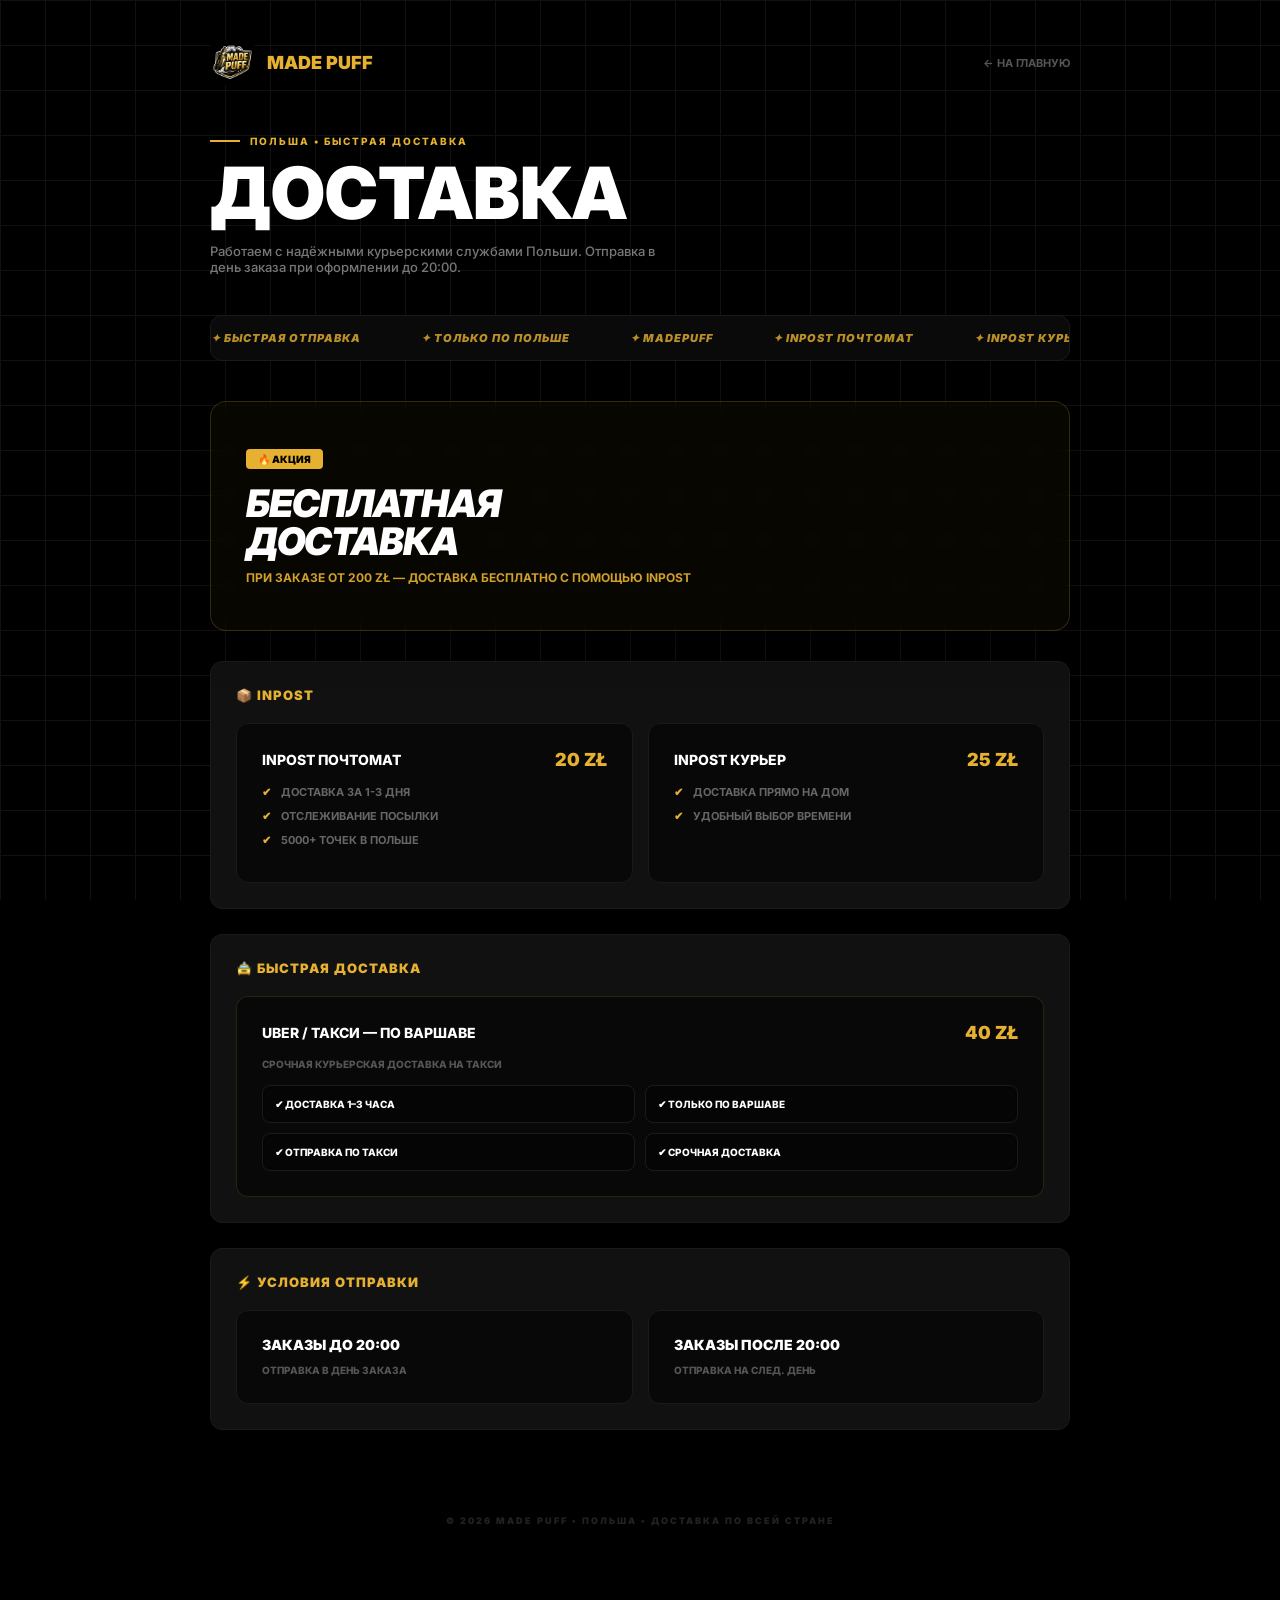
<file: delivery.html>
<!DOCTYPE html>
<html lang="ru">
<head>
    <meta charset="UTF-8">
    <meta name="viewport" content="width=device-width, initial-scale=1.0">
    <title>Доставка и Оплата | MADE PUFF</title>
    <link href="https://fonts.googleapis.com/css2?family=Inter:wght@400;600;700;800;900&display=swap" rel="stylesheet">
    <style>
        :root {
            --gold: #e6b130;
            --bg: #000000;
            --card-bg: #111111;
            --border: #1a1a1a;
            --text-gray: #555;
        }

        * { box-sizing: border-box; margin: 0; padding: 0; }
        body { background-color: var(--bg); color: #fff; font-family: 'Inter', sans-serif; overflow-x: hidden; }

        .bg-grid {
            position: fixed; top: 0; left: 0; width: 100%; height: 100%;
            background-image: linear-gradient(#111 1px, transparent 1px), linear-gradient(90deg, #111 1px, transparent 1px);
            background-size: 45px 45px; z-index: -1;
        }

        .wrapper { max-width: 900px; margin: 0 auto; padding: 40px 20px; }
        
        header { display: flex; justify-content: space-between; align-items: center; margin-bottom: 50px; }
        .logo { font-weight: 900; font-size: 18px; color: var(--gold); text-transform: uppercase; }
        .nav-back { color: var(--text-gray); text-decoration: none; font-size: 11px; font-weight: 700; text-transform: uppercase; }

        .hero { position: relative; margin-bottom: 40px; }
        .hero-sub { color: var(--gold); font-size: 10px; font-weight: 800; text-transform: uppercase; letter-spacing: 2px; display: flex; align-items: center; gap: 10px; margin-bottom: 15px; }
        .hero-sub::before { content: ''; width: 30px; height: 2px; background: var(--gold); display: inline-block; }
        .hero h1 { font-size: clamp(40px, 8vw, 72px); font-weight: 900; line-height: 0.85; text-transform: uppercase; margin-bottom: 20px; }
        .hero p { color: #777; font-size: 13px; max-width: 450px; font-weight: 500; }

        .marquee-container {
            position: relative;
            background: #0a0a0a; 
            border-top: 1px solid #1a1a1a; 
            border-bottom: 1px solid #1a1a1a;
            padding: 15px 0; 
            overflow: hidden; 
            margin-bottom: 40px;
            
            width: 100vw;
            margin-left: calc(-50vw + 50%);
            left: 0;
        }

        @media (min-width: 940px) {
            .marquee-container {
                width: 100%;
                margin-left: 0;
                border-radius: 12px;
                border: 1px solid #1a1a1a;
            }
        }

        .marquee-content {
            display: flex; 
            white-space: nowrap; 
            animation: scroll 25s linear infinite;
        }

        .marquee-item {
            display: flex; 
            align-items: center; 
            gap: 10px; 
            color: var(--gold);
            font-size: 11px; 
            font-weight: 900; 
            text-transform: uppercase; 
            margin-right: 60px;
            font-style: italic; 
            opacity: 0.8; 
            letter-spacing: 1px;
        }

        @keyframes scroll {
            0% { transform: translateX(0); }
            100% { transform: translateX(-50%); }
        }

        .promo-glass {
            background: rgba(230, 177, 48, 0.03);
            border: 1px solid rgba(230, 177, 48, 0.2);
            backdrop-filter: blur(10px);
            border-radius: 16px; padding: 45px 35px; margin-bottom: 30px;
            position: relative; overflow: hidden;
            box-shadow: 0 10px 40px rgba(0,0,0,0.5);
        }
        .badge-yellow { background: var(--gold); color: #000; padding: 4px 12px; border-radius: 4px; font-weight: 900; font-size: 10px; text-transform: uppercase; display: inline-block; margin-bottom: 15px; }
        .promo-title { font-size: 38px; font-weight: 950; color: #fff; text-transform: uppercase; font-style: italic; letter-spacing: -1px; line-height: 1; }
        .promo-desc { color: var(--gold); font-size: 12px; font-weight: 700; text-transform: uppercase; margin-top: 10px; opacity: 0.9; }
        
        .big-sum { 
            position: absolute; right: 20px; top: 10px; 
            font-size: 80px; font-weight: 950; 
            color: rgba(230, 177, 48, 0.08); 
            pointer-events: none;
            line-height: 1;
        }

        .card { background: var(--card-bg); border: 1px solid var(--border); border-radius: 12px; padding: 25px; margin-bottom: 25px; }
        .block-head { display: flex; align-items: center; gap: 12px; margin-bottom: 20px; }
        .block-head span { font-size: 13px; font-weight: 900; text-transform: uppercase; letter-spacing: 1px; color: var(--gold); }

        .delivery-grid { display: grid; grid-template-columns: 1fr 1fr; gap: 15px; }
        .del-item { background: #080808; border: 1px solid #1a1a1a; padding: 25px; border-radius: 12px; }
        
        .del-header { display: flex; justify-content: space-between; align-items: center; margin-bottom: 15px; gap: 10px; }
        .del-header h4 { font-size: 14px; font-weight: 800; color: #fff; text-transform: uppercase; }
        .del-header b { color: var(--gold); font-size: 18px; font-weight: 900; white-space: nowrap; } 
        
        .check-list { list-style: none; }
        .check-list li { font-size: 11px; color: #666; margin-bottom: 10px; display: flex; align-items: center; gap: 10px; font-weight: 700; text-transform: uppercase; }
        .check-list li::before { content: '✔'; color: var(--gold); }

        .fast-grid { display: grid; grid-template-columns: 1fr 1fr; gap: 10px; margin-top: 15px; }
        .fast-point { border: 1px solid #1a1a1a; background: #050505; padding: 12px; border-radius: 8px; font-size: 10px; font-weight: 800; color: #ffffff; text-transform: uppercase; display: flex; align-items: center; gap: 8px; }

        .cond-item { background: #080808; border: 1px solid #1a1a1a; padding: 25px; border-radius: 12px; }
        .cond-item b { color: #fff; display: block; margin-bottom: 5px; font-size: 14px; font-weight: 900; text-transform: uppercase; }
        .cond-item span { font-size: 10px; color: #555; font-weight: 800; text-transform: uppercase; }

        footer { text-align: center; padding: 60px 0; color: #222; font-size: 9px; font-weight: 900; text-transform: uppercase; letter-spacing: 2px; }

        @media (max-width: 600px) {
            .delivery-grid, .fast-grid { grid-template-columns: 1fr; }
            .big-sum { font-size: 60px; }
            .del-header b { font-size: 16px; } 
        }
        @media screen and (max-width: 768px) {
        .brand-img {
        width: 40px !important; 
        height: 40px !important;} 
    }
  
.brand-link {
    text-decoration: none !important;
    display: flex !important;
    align-items: center !important;
    gap: 12px !important;
    transition: 0.3s ease !important;
}
.brand-img {
    width: 45px !important;
    height: 45px !important;
    object-fit: contain !important;
    border-radius: 8px !important;
    transition: transform 0.5s cubic-bezier(0.175, 0.885, 0.32, 1.275) !important;

}
.brand-link:hover .brand-img {
    transform: scale(1.2) !important; 
}


    </style>
</head>
<body>

    <div class="bg-grid"></div>

    <div class="wrapper">
<header>
<a href="index.html" class="brand-link">
<img src="images/IMG_2073.PNG" alt="Logo" class="brand-img">
<div class="logo">MADE PUFF</div>
</a>
<a href="index.html" class="nav-back">← НА ГЛАВНУЮ</a>
</header>

        <section class="hero">
            <div class="hero-sub">ПОЛЬША • БЫСТРАЯ ДОСТАВКА</div>
            <h1>ДОСТАВКА</h1>
            <p>Работаем с надёжными курьерскими службами Польши. Отправка в день заказа при оформлении до 20:00.</p>
        </section>

        <div class="marquee-container">
            <div class="marquee-content">
                <div class="marquee-item">✦ БЫСТРАЯ ОТПРАВКА</div>
                <div class="marquee-item">✦ ТОЛЬКО ПО ПОЛЬШЕ</div>
                <div class="marquee-item">✦ MADEPUFF</div>
                <div class="marquee-item">✦ INPOST ПОЧТОМАТ</div>
                <div class="marquee-item">✦ INPOST КУРЬЕР</div>
                <div class="marquee-item">✦ UBER ДОСТАВКА</div>
                <div class="marquee-item">✦ БЫСТРАЯ ОТПРАВКА</div>
                <div class="marquee-item">✦ ТОЛЬКО ПО ПОЛЬШЕ</div>
                <div class="marquee-item">✦ MADEPUFF</div>
                <div class="marquee-item">✦ INPOST ПОЧТОМАТ</div>
            </div>
        </div>

        <div class="promo-glass">
            
            <div class="badge-yellow">🔥 АКЦИЯ</div>
            <div class="promo-title">БЕСПЛАТНАЯ<br>ДОСТАВКА</div>
            <div class="promo-desc">При заказе от 200 zł — доставка бесплатно с помощью INPOST</div>
        </div>

        <div class="card">
            <div class="block-head"><span>📦 INPOST</span></div>
            <div class="delivery-grid">
                <div class="del-item">
                    <div class="del-header"><h4>InPost Почтомат</h4><b>20 ZŁ</b></div>
                    <ul class="check-list">
                        <li>Доставка за 1-3 дня</li>
                        <li>Отслеживание посылки</li>
                        <li>5000+ точек в Польше</li>
                    </ul>
                </div>
                <div class="del-item">
                    <div class="del-header"><h4>InPost Курьер</h4><b>25 ZŁ</b></div>
                    <ul class="check-list">
                        <li>Доставка прямо на дом</li>
                        <li>Удобный выбор времени</li>
                    </ul>
                </div>
            </div>
        </div>

        <div class="card">
            <div class="block-head"><span>🚖 БЫСТРАЯ ДОСТАВКА</span></div>
            <div class="del-item" style="border-color: rgba(230,177,48,0.15);">
                <div class="del-header"><h4>Uber / Такси — По Варшаве</h4><b>40 ZŁ</b></div>
                <p style="font-size: 10px; color: #555; font-weight: 800; text-transform: uppercase;">Срочная курьерская доставка на такси</p>
                <div class="fast-grid">
                    <div class="fast-point">✔ Доставка 1–3 часа</div>
                    <div class="fast-point">✔ Только по Варшаве</div>
                    <div class="fast-point">✔ Отправка по такси</div>
                    <div class="fast-point">✔ Срочная доставка</div>
                </div>
            </div>
        </div>

        <div class="card">
            <div class="block-head"><span>⚡ УСЛОВИЯ ОТПРАВКИ</span></div>
            <div class="delivery-grid">
                <div class="cond-item">
                    <b>ЗАКАЗЫ ДО 20:00</b>
                    <span>Отправка в день заказа</span>
                </div>
                <div class="cond-item">
                    <b>ЗАКАЗЫ ПОСЛЕ 20:00</b>
                    <span>Отправка на след. день</span>
                </div>
            </div>
        </div>

        <footer>© 2026 MADE PUFF • ПОЛЬША • ДОСТАВКА ПО ВСЕЙ СТРАНЕ</footer>
    </div>

</body>
</html>
</file>
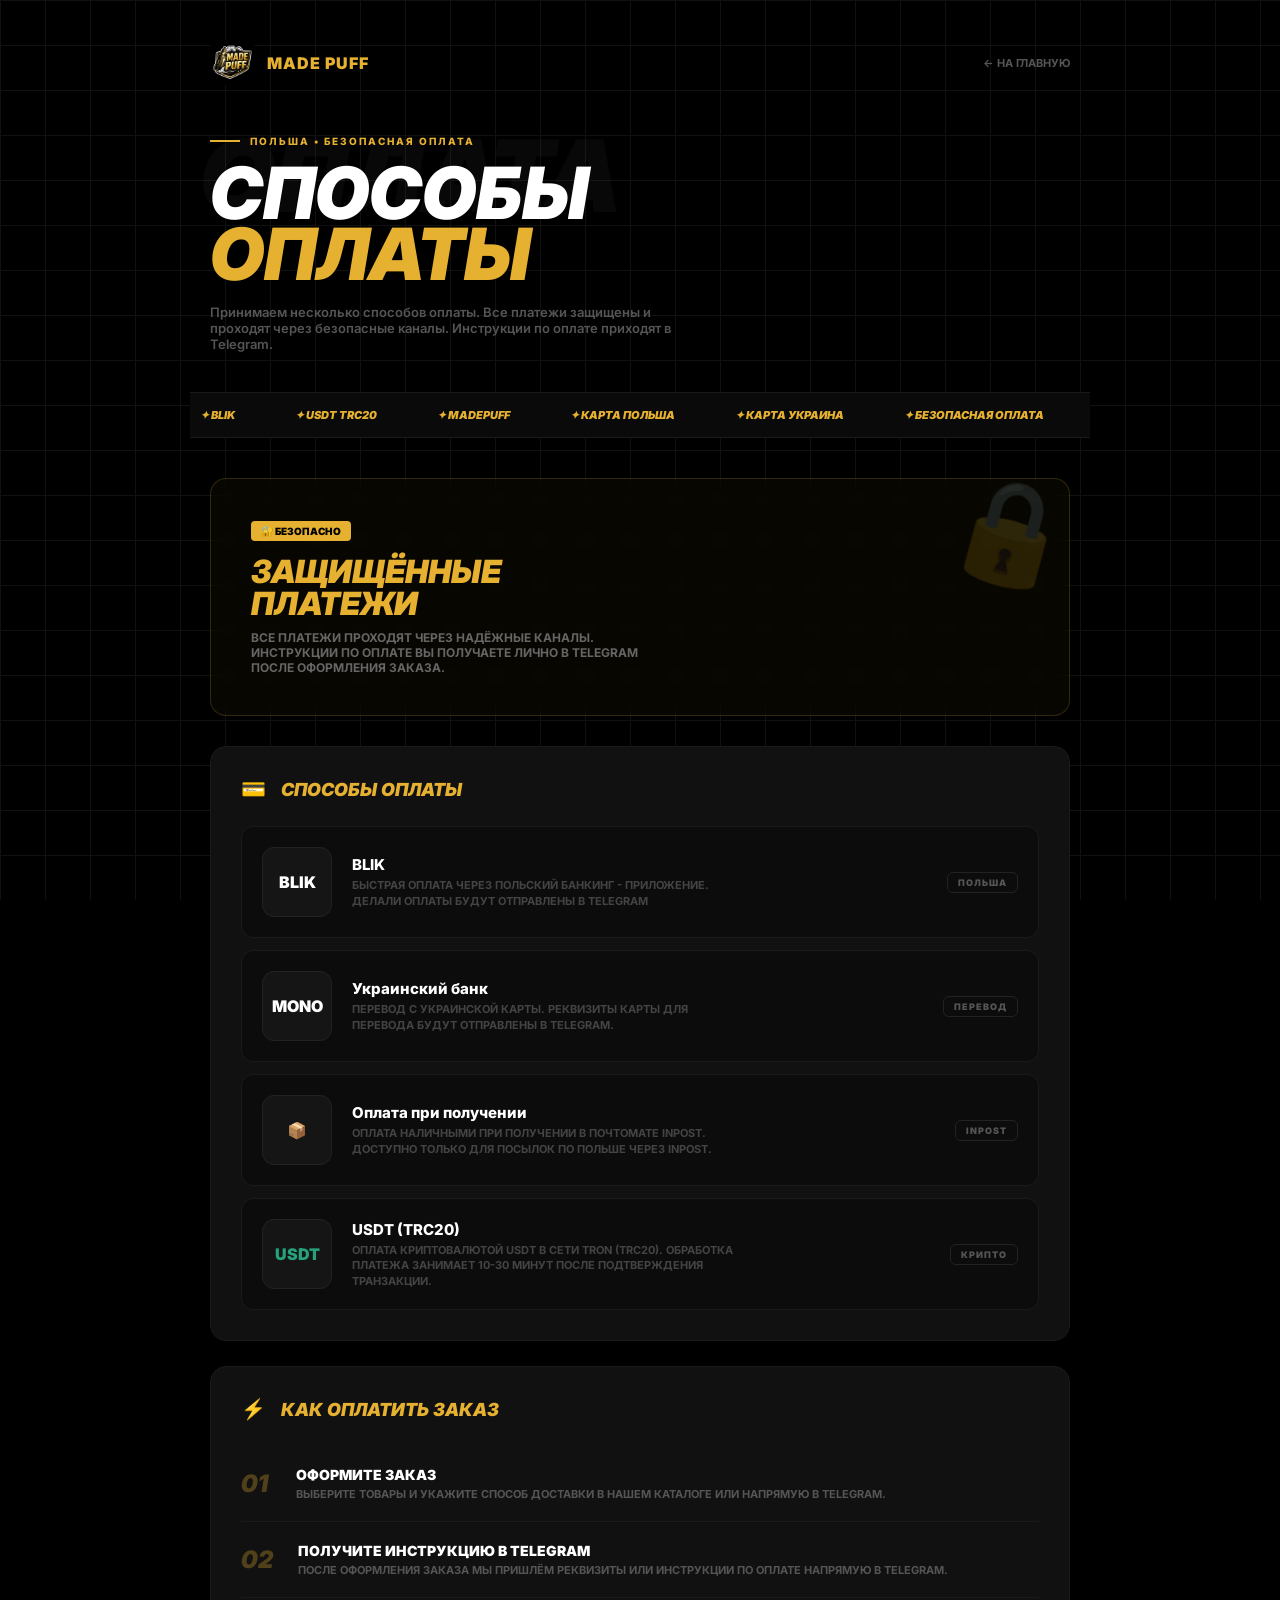
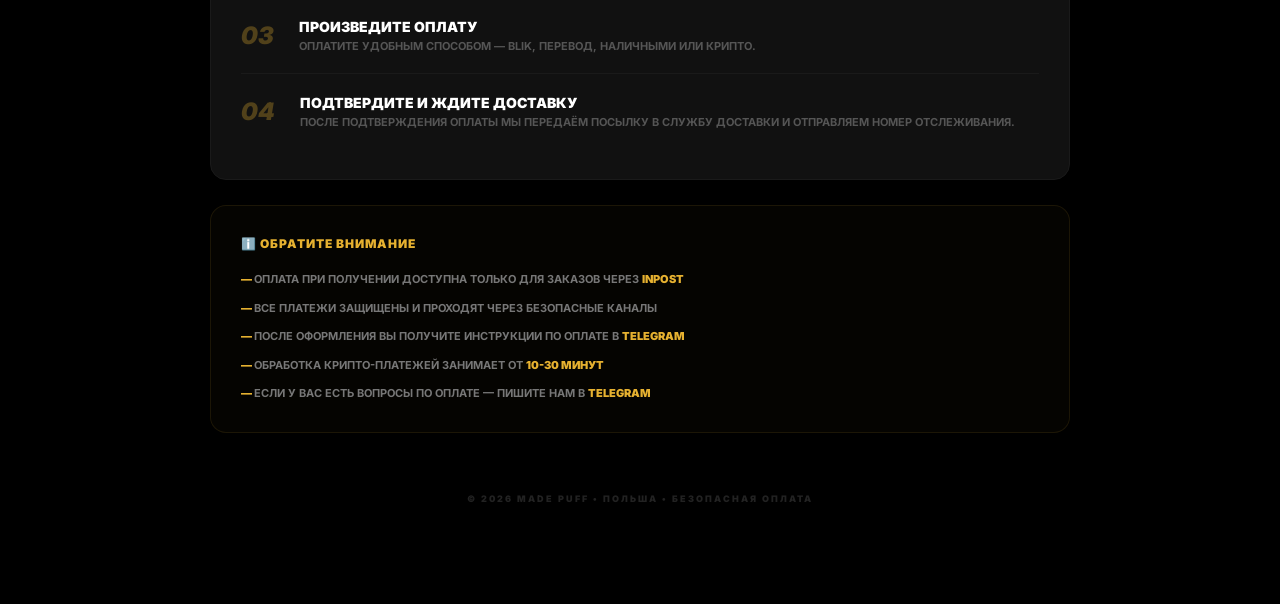
<file: payment.html>
<!DOCTYPE html>
<html lang="ru">
<head>
    <meta charset="UTF-8">
    <meta name="viewport" content="width=device-width, initial-scale=1.0, maximum-scale=1.0, user-scalable=no">
    <title>Способы оплаты | MADE PUFF</title>
    <link href="https://fonts.googleapis.com/css2?family=Inter:wght@400;600;700;800;900&display=swap" rel="stylesheet">
    <style>
        :root {
            --gold: #e6b130;
            --bg: #000000;
            --card-bg: #111111;
            --border: #1a1a1a;
            --text-gray: #555;
        }

        * { 
            box-sizing: border-box; 
            margin: 0; 
            padding: 0; 
        }

        html, body {
            overflow-x: hidden;
            width: 100%;
            position: relative;
        }

        body { 
            background-color: var(--bg); 
            color: #fff; 
            font-family: 'Inter', sans-serif; 
        }

        .bg-grid {
            position: fixed; top: 0; left: 0; width: 100%; height: 100%;
            background-image: linear-gradient(#111 1px, transparent 1px), linear-gradient(90deg, #111 1px, transparent 1px);
            background-size: 45px 45px; z-index: -1;
        }

        .wrapper { 
            max-width: 900px; 
            margin: 0 auto; 
            padding: 40px 20px; 
            position: relative;
            overflow-x: hidden; 
        }
        
        header { display: flex; justify-content: space-between; align-items: center; margin-bottom: 50px; }
        .logo { font-weight: 900; font-size: 16px; color: var(--gold); text-transform: uppercase; letter-spacing: 1px; }
        .nav-back { color: var(--text-gray); text-decoration: none; font-size: 11px; font-weight: 700; text-transform: uppercase; }

        .hero { position: relative; margin-bottom: 40px; }
        .hero-sub { color: var(--gold); font-size: 10px; font-weight: 800; text-transform: uppercase; letter-spacing: 2px; display: flex; align-items: center; gap: 10px; margin-bottom: 15px; }
        .hero-sub::before { content: ''; width: 30px; height: 2px; background: var(--gold); display: inline-block; }
        .hero h1 { font-size: clamp(40px, 8vw, 72px); font-weight: 950; line-height: 0.85; text-transform: uppercase; font-style: italic; }
        
        .hero-bg-text { 
            position: absolute; top: -20px; left: -10px; 
            font-size: 100px; font-weight: 950; 
            color: rgba(255,255,255,0.03); z-index: -1; 
            text-transform: uppercase; font-style: italic; 
            white-space: nowrap;
        }
        
        .hero p { color: #555; font-size: 13px; max-width: 480px; font-weight: 600; margin-top: 20px; }

        .marquee-container {
            width: 100vw; 
            position: relative;
            left: 50%;
            right: 50%;
            margin-left: -50vw;
            margin-right: -50vw;
            background: #0a0a0a; border-top: 1px solid #1a1a1a; border-bottom: 1px solid #1a1a1a;
            padding: 15px 0; overflow: hidden; margin-bottom: 40px;
        }
        .marquee-content { display: flex; white-space: nowrap; animation: scroll 30s linear infinite; width: max-content; }
        .marquee-item { display: flex; align-items: center; gap: 10px; color: var(--gold); font-size: 11px; font-weight: 900; text-transform: uppercase; margin-right: 60px; font-style: italic; }
        @keyframes scroll { 0% { transform: translateX(0); } 100% { transform: translateX(-50%); } }

        .promo-glass {
            background: rgba(230, 177, 48, 0.03);
            border: 1px solid rgba(230, 177, 48, 0.2);
            backdrop-filter: blur(10px);
            border-radius: 16px; padding: 40px; margin-bottom: 30px;
            position: relative; overflow: hidden;
        }
        .badge-yellow { background: var(--gold); color: #000; padding: 4px 10px; border-radius: 4px; font-weight: 900; font-size: 10px; text-transform: uppercase; margin-bottom: 15px; display: inline-block; }
        .promo-title { font-size: 32px; font-weight: 900; color: var(--gold); text-transform: uppercase; font-style: italic; line-height: 1; position: relative; z-index: 2; }
        .promo-desc { color: #666; font-size: 12px; font-weight: 700; text-transform: uppercase; margin-top: 10px; max-width: 400px; position: relative; z-index: 2; }
        .big-sum { position: absolute; right: -5px; top: -10px; font-size: 100px; opacity: 0.15; z-index: 1; transform: rotate(15deg); pointer-events: none; }

        .card { background: var(--card-bg); border: 1px solid var(--border); border-radius: 16px; padding: 30px; margin-bottom: 25px; }
        .block-head { display: flex; align-items: center; gap: 15px; margin-bottom: 25px; }
        .block-head h2 { font-size: 18px; font-weight: 900; font-style: italic; color: var(--gold); text-transform: uppercase; }

        .pay-list { display: flex; flex-direction: column; gap: 12px; }
        .pay-card { background: #0c0c0c; border: 1px solid #1a1a1a; padding: 20px; border-radius: 12px; display: flex; align-items: center; justify-content: space-between; gap: 20px; }
        .pay-info { display: flex; align-items: center; gap: 20px; flex: 1; }
        .pay-box { width: 70px; height: 70px; background: #151515; border-radius: 12px; display: flex; align-items: center; justify-content: center; font-weight: 900; font-size: 16px; color: #fff; border: 1px solid #222; flex-shrink: 0; }
        .pay-det h4 { font-size: 15px; font-weight: 800; color: #fff; margin-bottom: 4px; }
        .pay-det p { font-size: 11px; color: #444; font-weight: 700; text-transform: uppercase; max-width: 400px; line-height: 1.4; }
        .pay-tag { font-size: 9px; font-weight: 900; color: #555; border: 1px solid #222; padding: 4px 10px; border-radius: 6px; text-transform: uppercase; letter-spacing: 1px; }

        .step-item { display: flex; align-items: center; gap: 25px; padding: 20px 0; border-bottom: 1px solid #1a1a1a; }
        .step-item:last-child { border: none; }
        .step-num { font-size: 24px; font-weight: 900; color: var(--gold); opacity: 0.3; font-style: italic; min-width: 30px; }
        .step-content b { display: block; font-size: 14px; font-weight: 900; text-transform: uppercase; color: #fff; margin-bottom: 4px; }
        .step-content p { font-size: 11px; color: #555; font-weight: 700; text-transform: uppercase; }

        .notice-box { border: 1px solid rgba(230,177,48,0.1); background: rgba(230,177,48,0.02); padding: 30px; border-radius: 16px; }
        .notice-title { color: var(--gold); font-size: 12px; font-weight: 950; text-transform: uppercase; letter-spacing: 1px; display: flex; align-items: center; gap: 10px; margin-bottom: 20px; }
        .notice-content { 
            display: flex; 
            flex-direction: column; 
            gap: 12px; 
            font-size: 11px; 
            color: #777; 
            font-weight: 700; 
            text-transform: uppercase; 
            line-height: 1.5;
        }
        .notice-content span { display: block; }
        .notice-content span::before { content: '— '; color: var(--gold); font-weight: 900; }
        .notice-content b { color: var(--gold); font-weight: 900; }

        footer { text-align: center; padding: 60px 0; color: #222; font-size: 9px; font-weight: 900; text-transform: uppercase; letter-spacing: 2px; }

        @media (max-width: 600px) {
            .pay-card { flex-direction: column; align-items: flex-start; gap: 15px; }
            .pay-tag { align-self: flex-start; }
            .big-sum { font-size: 80px; top: -5px; right: -5px; }
            .hero h1 { font-size: 45px; }
            .hero-bg-text { font-size: 70px; }
        }
                @media screen and (max-width: 768px) {
        .brand-img {
        width: 40px !important; 
        height: 40px !important;} 
    }

.brand-link {
    text-decoration: none !important;
    display: flex !important;
    align-items: center !important;
    gap: 12px !important;
    transition: 0.3s ease !important;
}
.brand-img {
    width: 45px !important;
    height: 45px !important;
    object-fit: contain !important;
    border-radius: 8px !important;
    transition: transform 0.5s cubic-bezier(0.175, 0.885, 0.32, 1.275) !important;

}
.brand-link:hover .brand-img {
    transform: scale(1.2) !important; 
}
    </style>
</head>
<body>

    <div class="bg-grid"></div>

    <div class="wrapper">
<header>
    <a href="index.html" class="brand-link">
        <img src="images/IMG_2073.PNG" alt="Logo" class="brand-img">
        
        <div class="logo" style="margin-bottom: 0;">MADE PUFF</div>
    </a>
    
    <a href="index.html" class="nav-back">← НА ГЛАВНУЮ</a>
</header>

        <section class="hero">
            <div class="hero-bg-text">ОПЛАТА</div>
            <div class="hero-sub">ПОЛЬША • БЕЗОПАСНАЯ ОПЛАТА</div>
            <h1>СПОСОБЫ<br><span style="color: var(--gold);">ОПЛАТЫ</span></h1>
            <p>Принимаем несколько способов оплаты. Все платежи защищены и проходят через безопасные каналы. Инструкции по оплате приходят в Telegram.</p>
        </section>

        <div class="marquee-container">
            <div class="marquee-content">
                <div class="marquee-item">✦ БЕЗОПАСНАЯ ОПЛАТА</div>
                <div class="marquee-item">✦ BLIK</div>
                <div class="marquee-item">✦ USDT TRC20</div>
                <div class="marquee-item">✦ MADEPUFF</div>
                <div class="marquee-item">✦ КАРТА ПОЛЬША</div>
                <div class="marquee-item">✦ КАРТА УКРАИНА</div>
                <div class="marquee-item">✦ БЕЗОПАСНАЯ ОПЛАТА</div>
                <div class="marquee-item">✦ BLIK</div>
                <div class="marquee-item">✦ USDT TRC20</div>
            </div>
        </div>

        <div class="promo-glass">
            <div class="badge-yellow">🔐 БЕЗОПАСНО</div>
            <div class="promo-title">ЗАЩИЩЁННЫЕ<br>ПЛАТЕЖИ</div>
            <div class="promo-desc">Все платежи проходят через надёжные каналы. Инструкции по оплате вы получаете лично в Telegram после оформления заказа.</div>
            <div class="big-sum">🔒</div>
        </div>

        <div class="card">
            <div class="block-head">
                <span style="font-size: 20px;">💳</span>
                <h2>Способы оплаты</h2>
            </div>
            <div class="pay-list">
                <div class="pay-card">
                    <div class="pay-info">
                        <div class="pay-box">BLIK</div>
                        <div class="pay-det">
                            <h4>BLIK</h4>
                            <p>Быстрая оплата через польский банкинг - приложение. Делали оплаты будут отправлены в Telegram</p>
                        </div>
                    </div>
                    <div class="pay-tag">ПОЛЬША</div>
                </div>

                <div class="pay-card">
                    <div class="pay-info">
                        <div class="pay-box">MONO</div>
                        <div class="pay-det">
                            <h4>Украинский банк</h4>
                            <p>Перевод с украинской карты. Реквизиты карты для перевода будут отправлены в Telegram.</p>
                        </div>
                    </div>
                    <div class="pay-tag">ПЕРЕВОД</div>
                </div>

                <div class="pay-card">
                    <div class="pay-info">
                        <div class="pay-box">📦</div>
                        <div class="pay-det">
                            <h4>Оплата при получении</h4>
                            <p>Оплата наличными при получении в почтомате InPost. Доступно только для посылок по Польше через InPost.</p>
                        </div>
                    </div>
                    <div class="pay-tag">INPOST</div>
                </div>

                <div class="pay-card">
                    <div class="pay-info">
                        <div class="pay-box" style="color: #26a17b;">USDT</div>
                        <div class="pay-det">
                            <h4>USDT (TRC20)</h4>
                            <p>Оплата криптовалютой USDT в сети Tron (TRC20). Обработка платежа занимает 10-30 минут после подтверждения транзакции.</p>
                        </div>
                    </div>
                    <div class="pay-tag">КРИПТО</div>
                </div>
            </div>
        </div>

        <div class="card">
            <div class="block-head">
                <span style="font-size: 20px;">⚡</span>
                <h2>Как оплатить заказ</h2>
            </div>
            
            <div class="step-item">
                <div class="step-num">01</div>
                <div class="step-content">
                    <b>Оформите заказ</b>
                    <p>Выберите товары и укажите способ доставки в нашем каталоге или напрямую в Telegram.</p>
                </div>
            </div>

            <div class="step-item">
                <div class="step-num">02</div>
                <div class="step-content">
                    <b>Получите инструкцию в Telegram</b>
                    <p>После оформления заказа мы пришлём реквизиты или инструкции по оплате напрямую в Telegram.</p>
                </div>
            </div>

            <div class="step-item">
                <div class="step-num">03</div>
                <div class="step-content">
                    <b>Произведите оплату</b>
                    <p>Оплатите удобным способом — BLIK, перевод, наличными или крипто.</p>
                </div>
            </div>

            <div class="step-item">
                <div class="step-num">04</div>
                <div class="step-content">
                    <b>Подтвердите и ждите доставку</b>
                    <p>После подтверждения оплаты мы передаём посылку в службу доставки и отправляем номер отслеживания.</p>
                </div>
            </div>
        </div>

        <div class="notice-box">
            <div class="notice-title">ℹ️ Обратите внимание</div>
            <div class="notice-content">
                <span>Оплата при получении доступна только для заказов через <b>InPost</b></span>
                <span>Все платежи защищены и проходят через безопасные каналы</span>
                <span>После оформления вы получите инструкции по оплате в <b>Telegram</b></span>
                <span>Обработка крипто-платежей занимает от <b>10-30 минут</b></span>
                <span>Если у вас есть вопросы по оплате — пишите нам в <b>Telegram</b></span>
            </div>
        </div>

        <footer>© 2026 MADE PUFF • ПОЛЬША • БЕЗОПАСНАЯ ОПЛАТА</footer>
    </div>

</body>
</html>
</file>
<file: style.css>
@media (max-width: 768px) {
    html, body {
        width: 100vw;
        overflow-x: hidden;
        position: relative;
    }

    .products-grid-8, 
    .popular-grid, 
    .grid-4, 
    .categories-flex {
        display: grid !important;
        grid-template-columns: repeat(2, 1fr) !important; 
        gap: 8px !important; 
        width: 100% !important;
        padding: 10px !important;
        margin: 0 !important;
        box-sizing: border-box !important;
    }

    .product-card, .popular-card, .card, .cat-item {
        width: 100% !important;
        min-width: 0 !important; 
        margin: 0 !important;
        height: auto !important; 
    }

    .cat-item {
        height: 220px !important; 
        border-right: 1px solid #1a1a1a !important;
    }

    .hero-title, .kaifsmoke-title {
        font-size: 50px !important; 
        letter-spacing: -1px !important;
        line-height: 1 !important;
        width: 100% !important;
        padding: 0 10px !important;
    }

    .giant-title {
        font-size: 36px !important;
        text-align: center;
        width: 100%;
    }

    .container, .catalog-layout, .main-content {
        padding-left: 10px !important;
        padding-right: 10px !important;
        width: 100% !important;
    }


    .hero-info-bar {
        grid-template-columns: repeat(2, 1fr) !important;
        position: relative !important;
        bottom: 0 !important;
        margin-top: 20px !important;
    }

    .prod-desc, .hero-description {
        display: none !important;
    }
}

@import url('https://fonts.googleapis.com/css2?family=Bebas+Neue&family=Montserrat:wght@400;700;900&display=swap');
* { margin: 0; padding: 0; box-sizing: border-box; }
body { background: black; color: #fff; font-family: 'Montserrat', sans-serif; overflow-x: hidden; }
@import url('https://fonts.googleapis.com/css2?family=Bebas+Neue&family=Montserrat:wght@400;700;900&display=swap');

* { margin: 0; padding: 0; box-sizing: border-box; }

body { 
    background: black; 
    color: #fff; 
    font-family: 'Inter', sans-serif;
    overflow-x: hidden; 
    padding-top: 70px; 
}

.header.fixed-header {
    position: fixed !important;
    top: 0; left: 0; width: 100%; height: 70px;
    display: flex; 
    justify-content: space-between; 
    align-items: center;
    padding: 0 10px; 
    background: rgba(0, 0, 0, 0.95);
    border-bottom: 1px solid rgba(255, 255, 255, 0.1);
    z-index: 9999;

    height: 70px !important; 
    background: #000000 !important;
    display: flex !important;
    align-items: center !important;
    justify-content: space-between !important;
    padding: 0 10px !important;
    z-index: 9999 !important;
    border-bottom: 1px solid rgba(255, 255, 255, 0.1);
}

.header-left { display: flex; align-items: center; gap: 12px; }
.main-logo-img { width: 40px; height: 40px; border-radius: 8px; object-fit: cover; }
.logo-text { font-size: 20px; font-weight: 900; font-family: 'Bebas Neue', sans-serif; letter-spacing: 1px; }

.header-right-wrap {
    display: flex;
    align-items: center;
    gap: 30px; 
}

.nav-item {
    color: #fff; text-decoration: none; font-weight: 700; font-size: 16px; transition: 0.3s;
}
.nav-item:hover { color: #e6b130; }

.header-right-actions {
    display: flex;
    align-items: center;
    gap: 20px; 
}

.cart-container-link { position: relative; display: flex; align-items: center; }
.header-cart-icon { width: 28px; filter: invert(1); } 

.cart-badge {
    position: absolute; top: -5px; right: -8px;
    background: #e6b130; color: #000;
    font-size: 10px; font-weight: 900;
    width: 17px; height: 17px; border-radius: 50%;
    display: flex; justify-content: center; align-items: center;
}

.burger-menu { cursor: pointer; display: flex; flex-direction: column; gap: 5px; }
.burger-menu span { display: block; width: 25px; height: 2px; background: #fff; }

.hero-premium {
    min-height: calc(100vh - 70px);
    display: flex; 
    flex-direction: column; 
    justify-content: center; 
    align-items: center;     
    text-align: center;
    position: relative;
    padding: 40px 20px;
    width: 100%;
}

.hero-bg-text {
    position: absolute;
    top: 50%; left: 50%; transform: translate(-50%, -50%);
    font-family: 'Bebas Neue', sans-serif;
    font-size: 40vw;
    color: rgba(255, 255, 255, 0.02);
    font-weight: 900;
    z-index: 0;
    pointer-events: none;
}

.hero-content {
    position: relative;
    z-index: 2;
    width: 100%;
    max-width: 800px; 
    display: flex;
    flex-direction: column;
    align-items: center; 
}

.hero-top-badge {
    display: inline-flex; align-items: center; gap: 8px;
    border: 1px solid rgba(255, 255, 255, 0.2);
    color: #e6b130; padding: 6px 15px;
    font-size: 10px; font-weight: 700; letter-spacing: 2px;
    margin-bottom: 25px;
}

.hero-title {
    font-family: 'Bebas Neue', sans-serif;
    font-size: clamp(80px, 15vw, 160px); 
    line-height: 0.85; margin-bottom: 20px;
}
.text-white { color: #fff; }
.text-yellow { color: #e6b130; }

.hero-subtitle {
    font-size: 14px; letter-spacing: 4px; color: #fff;
    margin-bottom: 15px; font-weight: 700;
}

.hero-description {
    font-size: 14px; color: #888; line-height: 1.6;
    margin-bottom: 40px;
    max-width: 500px; 
}

.hero-btns {
    display: flex;
    flex-direction: column; 
    gap: 15px;
    width: 100%;
    max-width: 320px; 
}

.btn-skew-yellow {
    background: #e6b130; color: #000; text-decoration: none;
    font-weight: 900; font-size: 14px;
    padding: 20px; display: block;
    clip-path: polygon(5% 0%, 100% 0%, 95% 100%, 0% 100%); 
}

.btn-outline-white {
    border: 1px solid rgba(255, 255, 255, 0.3);
    color: #fff; text-decoration: none;
    font-weight: 700; font-size: 13px;
    padding: 18px; display: block;
}

.hero-info-bar {
    width: 100%;
    display: grid;
    grid-template-columns: 1fr 1fr; 
    border-top: 1px solid rgba(255, 255, 255, 0.1);
    background: rgba(0,0,0,0.5);
    margin-top: auto; 
}

.info-item {
    padding: 20px 10px;
    border: 0.5px solid rgba(255, 255, 255, 0.05);
    display: flex; flex-direction: column; align-items: center; text-align: center;
}

.info-num { font-size: 28px; font-weight: 900; color: #e6b130; }
.info-text { font-size: 9px; color: #fff; font-weight: 600; text-transform: uppercase; }

.marquee-ticker {
    width: 100%; background: #e6b130; color: #000;
    padding: 10px 0; font-weight: 900; font-size: 11px;
    overflow: hidden; white-space: nowrap;
}
.marquee-content { display: inline-block; animation: marquee 20s linear infinite; }
@keyframes marquee { from { transform: translateX(0); } to { transform: translateX(-50%); } }

.brand-link {
    text-decoration: none !important;
    display: flex !important;
    align-items: center !important;
    gap: 12px !important;
    transition: 0.3s ease !important;
}

.brand-img {
    width: 45px !important;
    height: 45px !important;
    object-fit: contain !important;
    border-radius: 8px !important;
    transition: transform 0.5s cubic-bezier(0.175, 0.885, 0.32, 1.275) !important;

}

.brand-text {
    display: flex !important;
    gap: 6px !important;
letter-spacing: -1px !important;
    font-family: 'Inter', sans-serif !important;
}

.brand-made {
    color: #ffffff !important;
    font-size: 26px !important; 
    font-weight: 900 !important;
    text-transform: uppercase !important;
    transition: 0.3s ease !important;
}

.brand-puff {
    color: #e6b130 !important; 
    font-size: 26px !important;
    font-weight: 900 !important;
    text-transform: uppercase !important;

}

.brand-link:hover .brand-img {
    transform: scale(1.2) !important; 
}

.brand-link:hover .brand-made,
.brand-link:active .brand-made {
    color: #e6b130 !important;
}


@media screen and (max-width: 768px) {
    .header.fixed-header {
        height: 50px !important;
        padding: 0 1px !important;
        justify-content: flex-start !important; 
    }

    .header-left {
        flex: 1 !important;
    }

    .brand-img {
        width: 40px !important; 
        height: 40px !important;
    }

    .brand-made, .brand-puff {
        font-size: 20px !important; 
        letter-spacing: 0.5px !important;
    }


    .header-right-actions {
        margin-left: auto !important;
    }
}

@media (min-width: 769px) {
    .header.fixed-header { padding: 0 40px; }
    
    .hero-btns {
        flex-direction: row; 
        max-width: none;
        justify-content: center;
    }
    .btn-skew-yellow, .btn-outline-white { width: auto; padding: 18px 45px; }

    .hero-info-bar {
        grid-template-columns: repeat(4, 1fr); 
        position: absolute; bottom: 40px; 
    }
    .desktop-only { display: block; }
}

@media (max-width: 768px) {
    
    .hero-info-bar {
        display: grid !important;
        grid-template-columns: 1fr 1fr !important; 
        gap: 0 !important; 
        border-top: 1px solid rgba(255, 255, 255, 0.1);
        margin-top: 30px;
    }

    .info-item {
        padding: 20px 10px !important;
        display: flex !important;
        flex-direction: row !important; 
        align-items: center !important;
        justify-content: center !important;
        gap: 10px !important;
        border-bottom: 1px solid rgba(255, 255, 255, 0.1);
        box-sizing: border-box;
    }

    .info-item:nth-child(odd) {
        border-right: 1px solid rgba(255, 255, 255, 0.1);
    }

    .info-num {
        font-size: 22px !important;
        font-weight: 800 !important;
        color: #e6b130; 
    }

    .info-text {
        font-size: 9px !important;
        line-height: 1.1 !important;
        text-align: left !important;
        color: #fff;
        text-transform: uppercase;
    }

    .hero-subtitle {
        font-size: 13px !important;
        letter-spacing: 2px !important;
        margin-bottom: 10px !important;
        text-align: center !important;
    }

    .hero-description {
        display: block !important;
        font-size: 11px !important;
        line-height: 1.4 !important;
        max-width: 290px !important;
        margin: 0 auto 30px auto !important;
        text-align: center !important;
        color: rgba(255, 255, 255, 0.7) !important;
    }

    .hero-btns {
        display: flex !important;
        flex-direction: column !important; 
        align-items: center !important;
        gap: 15px !important;
        width: 100% !important;
    }

    .btn-skew-yellow, .btn-outline-white {
        width: 260px !important; 
        height: 50px !important; 
        display: flex !important;
        align-items: center !important;
        justify-content: center !important;
        text-decoration: none !important;
        font-weight: 800 !important;
        font-size: 12px !important;
        text-transform: uppercase !important;
        
        transform: skewX(-15deg) !important; 
        transition: all 0.3s ease !important;
    }

    .btn-skew-yellow {
        background: #e6b130 !important;
        color: #000 !important;
        border: none !important;
    }

    .btn-outline-white {
        background: transparent !important;
        border: 1px solid #fff !important;
        color: #fff !important;
    }

    .btn-text, .btn-outline-white span {
        display: block !important;
        transform: skewX(15deg) !important; 
    }

    .btn-skew-yellow:hover, .btn-skew-yellow:active,
    .btn-outline-white:hover, .btn-outline-white:active {
        transform: skewX(-15deg) translateY(-5px) !important; 
        filter: brightness(1.1) !important;
    }
.hero-title {
        font-size: 80px !important; 
        line-height: 0.85 !important; 
        font-weight: 900 !important;
        text-transform: uppercase !important;
        font-family: 'Bebas Neue', !important;

    }
}






.cart-wrapper {
    position: relative;
    padding: 10px; 
}

.cart-popup {
    position: absolute;
    top: 100%; 
    right: 0;
    width: 320px;
    background: #0a0a0a !important;
    border: 1px solid #222;
    border-top: 3px solid #e6b130 !important;
    padding: 20px;
    display: none; 
    z-index: 999999;
    box-shadow: 0 15px 50px rgba(0,0,0,0.9);
}

.cart-popup.visible {
    display: block !important;
}

.cart-main-title { color: #fff; font-weight: bold; }
.cart-count-text { color: #555; font-size: 12px; margin-left: 10px; }

.btn-clear {
    background: transparent;
    border: 1px solid #333;
    color: #666;
    padding: 4px 10px;
    cursor: pointer;
    font-size: 10px;
    font-weight: bold;
}

.btn-clear:hover {
    color: #ff4444;
    border-color: #ff4444;
}

.side-menu {
    position: fixed;
    top: 0;
    right: -100%;
    width: 300px;
    height: 100%;
    background: radial-gradient(circle at center, #2b2200 0%, #000000 100%) !important;
    z-index: 100000;
    transition: all 0.5s cubic-bezier(0.4, 0, 0.2, 1);
    padding: 40px 20px;
    display: flex;
    flex-direction: column;
    border-left: 1px solid rgba(230, 177, 48, 0.3);
}

.side-menu.active {
    right: 0;
}

.menu-link {
    color: #fff;
    padding: 15px 20px;
    margin-bottom: 5px;
    border-radius: 12px;
    display: flex;
    align-items: center;
    gap: 15px;
    text-decoration: none;
    transition: all 0.3s ease;
    cursor: pointer;
}

.menu-link:hover {
    background: #e6b130 !important; 
    color: #000 !important;        
    transform: translateX(10px);   
    box-shadow: 0 5px 15px rgba(230, 177, 48, 0.4);
}

.menu-link:hover .emoji {
    filter: brightness(0); 
}

.menu-footer {
    margin-top: auto;
    display: flex;
    flex-direction: column;
    gap: 12px;
}

.btn-manager, .btn-tg {
    width: 100%;
    height: 60px;
    border-radius: 15px;
    font-weight: 900;
    text-transform: uppercase;
    display: flex;
    align-items: center;
    justify-content: center;
    gap: 10px;
    transition: all 0.4s cubic-bezier(0.175, 0.885, 0.32, 1.275);
    border: none;
    cursor: pointer;
}

.btn-manager {
    background: #e6b130;
    color: #000;
}

.btn-manager:hover {
    transform: translateY(-8px) scale(1.02); 
    background: #ffcc00;
    box-shadow: 0 10px 25px rgba(230, 177, 48, 0.6);
}

.btn-tg {
    background: #1a2533;
    color: #fff;
    border: 1px solid rgba(255,255,255,0.1);
}

.btn-tg:hover {
    transform: translateY(-8px) scale(1.02);
    background: #253547;
    border-color: #e6b130;
    box-shadow: 0 10px 25px rgba(0, 0, 0, 0.5);
}


.overlay {
    backdrop-filter: blur(8px); 
    background: rgba(0, 0, 0, 0.7);
}

.header .logo { font-family: 'Bebas Neue', sans-serif; font-size: 24px; letter-spacing: 1px; color: #fff; }
.header nav { display: flex; align-items: center; }
.header a { color: #fff; margin-left: 20px; text-decoration: none; font-weight: 600; transition: .3s; }
.header a:hover { color: #e6b130; }

.header {
    position: fixed; top: 0; left: 0; width: 100%;
    display: flex; justify-content: space-between; align-items: center;
    padding: 10px 40px; background: rgba(0, 0, 0, 0.95);
    border-bottom: 1px solid rgba(255,255,255,0.1); 
    z-index: 2000;
    box-shadow: none; 
}

.header-left { display: flex; align-items: center; gap: 15px; }
.main-logo-img { width: 40px; height: 40px; border-radius: 8px; }
.logo-text { font-weight: 900; font-size: 22px; }

.cart-container-link { position: relative; display: flex; align-items: center; text-decoration: none; }
.header-cart-icon { width: 30px; filter: invert(1); transition: 0.3s; }
.header-cart-icon:hover { opacity: 0.7; }

.cart-badge {
    position: absolute; top: -5px; right: -8px;
    background: #e6b130; color: #000;
    font-size: 11px; font-weight: 900;
    width: 18px; height: 18px; border-radius: 50%;
    display: flex; justify-content: center; align-items: center;
}

.toast-success {
    position: fixed; bottom: -100px; left: 50%; transform: translateX(-50%);
    background: #28a745; color: #fff; padding: 15px 30px; border-radius: 50px;
    font-weight: 700; transition: 0.5s cubic-bezier(0.18, 0.89, 0.32, 1.28); z-index: 3000;
}
.toast-success.show { bottom: 40px; }

.products-grid-8 { display: grid; grid-template-columns: repeat(4, 1fr); gap: 1px; background: #1a1a1a; }
.product-card { background: #0b0a09; padding: 20px; cursor: pointer; transition: 0.3s; }
.product-card:hover { background: #111; outline: 1px solid #e6b130; z-index: 5; }

.add-btn-fake { 
    background: #e6b130; color: #000; width: 30px; height: 30px; 
    display: flex; justify-content: center; align-items: center; font-weight: 900;
    transform: skewX(-15deg);
}

.header-left { display: flex; align-items: center; gap: 15px; }
.main-logo-img { width: 45px; height: 45px; border-radius: 10px; object-fit: cover; }
.logo-text { font-size: 24px; font-weight: 900; letter-spacing: 1px; color: #fff; }

.header-nav { display: flex; align-items: center; gap: 30px; }
.nav-item { color: #fff; text-decoration: none; font-weight: 700; font-size: 18px; }
.cart-icon img { width: 30px; filter: invert(1); }

.burger-menu {
    cursor: pointer; display: flex; flex-direction: column; gap: 6px;
}
.burger-menu span {
    display: block; width: 30px; height: 3px; background: #fff; border-radius: 2px;
}

.side-menu {
    position: fixed; top: 0; right: -400px; width: 350px; height: 100%;
    background: linear-gradient(180deg, #1a0033 0%, #0a001a 100%);
    box-shadow: -5px 0 20px rgba(0,0,0,0.5);
    z-index: 3000; transition: 0.4s ease;
    padding: 30px; display: flex; flex-direction: column;
}
.side-menu.active { right: 0; }

.menu-header {
    display: flex !important;
    justify-content: space-between !important;
    align-items: center !important;
    padding: 60px 20px 20px 0 !important; 
    
    width: 100% !important;
    box-sizing: border-box !important;
    background: transparent !important;
}

.menu-title {
    font-size: 18px !important;
    font-weight: 800 !important;
    text-align: left !important;
    color: #fff;
    margin: 0 !important;
    padding: 0 !important;
}

.close-btn {
    background: none !important;
    border: none !important;
    color: #fff !important;
    font-size: 32px !important; 
    cursor: pointer !important;
    line-height: 1 !important;
}

.menu-link {
    display: flex; align-items: center; gap: 15px;
    color: #fff; font-size: 18px; font-weight: 600;
    padding: 15px 0; border-bottom: 1px solid rgba(255,255,255,0.05);
    cursor: pointer; transition: 0.3s;
}
.menu-link:hover { color: #ff00ea; padding-left: 10px; }
.emoji { font-size: 22px; }

.menu-footer { margin-top: auto; display: flex; flex-direction: column; gap: 15px; }
.btn-manager { background: #e6b130; color: #000; border: none; padding: 15px; border-radius: 12px; font-weight: 800; cursor: pointer; }
.btn-tg { background: #1a2a4d; color: #5bc0de; border: none; padding: 15px; border-radius: 12px; font-weight: 800; cursor: pointer; }

.overlay {
    position: fixed; top: 0; left: 0; width: 100%; height: 100%;
    background: rgba(0,0,0,0.6); display: none; z-index: 2500;
}
.overlay.active { display: block; }

.cart-widget {
    position: fixed;
    top: 30px;
    right: 30px;
    background: #e6b130;
    width: 60px;
    height: 60px;
    display: flex;
    justify-content: center;
    align-items: center;
    border-radius: 50%;
    cursor: pointer;
    z-index: 1000;
    box-shadow: 0 10px 30px rgba(0,0,0,0.5);
}
.cart-icon { font-size: 25px; }
.cart-count {
    position: absolute;
    top: -5px;
    right: -5px;
    background: #fff;
    color: #000;
    font-weight: 900;
    font-size: 14px;
    width: 24px;
    height: 24px;
    border-radius: 50%;
    display: flex;
    justify-content: center;
    align-items: center;
}

.toast {
    position: fixed;
    bottom: -100px;
    left: 50%;
    transform: translateX(-50%);
    background: #28a745; 
    color: white;
    padding: 15px 30px;
    border-radius: 50px;
    font-weight: 700;
    transition: 0.5s cubic-bezier(0.18, 0.89, 0.32, 1.28);
    z-index: 2000;
}
.toast.show { bottom: 30px; }

.cart-modal {
    display: none;
    position: fixed;
    z-index: 3000;
    left: 0; top: 0; width: 100%; height: 100%;
    background-color: rgba(0,0,0,0.9);
}
.cart-modal-content {
    background-color: #110f0e;
    margin: 5% auto;
    padding: 30px;
    width: 90%;
    max-width: 500px;
    border: 1px solid #e6b130;
    color: #fff;
    position: relative;
}
.close-modal {
    position: absolute;
    right: 20px; top: 10px;
    font-size: 35px; cursor: pointer; color: #e6b130;
}
.cart-item {
    display: flex;
    align-items: center;
    justify-content: space-between;
    padding: 15px 0;
    border-bottom: 1px solid #222;
}
.cart-item img { width: 50px; }
.btn-checkout {
    background: #e6b130;
    border: none;
    width: 100%;
    padding: 15px;
    font-weight: 900;
    margin-top: 20px;
    cursor: pointer;
}

.hero-premium {
    height: 100vh;
    background: #000;
    position: relative;
    display: flex;
    flex-direction: column;
    justify-content: center;
    align-items: center;
    text-align: center;
    overflow: hidden; 
    padding-top: 80px; 
}
.hero-bg-text {
    position: absolute;
    font-family: 'Bebas Neue', sans-serif;
    font-size: 50vw; 
    color: rgba(255, 255, 255, 0.02); 
    font-weight: 900;
    z-index: 1;
    pointer-events: none;
    user-select: none;
}

.hero-content {
    position: relative;
    z-index: 2; 
}

.hero-top-badge {
    display: inline-flex;
    align-items: center;
    gap: 10px;
    border: 1px solid rgba(255, 255, 255, 0.2);
    color: #e6b130;
    padding: 5px 15px;
    font-size: 11px;
    font-weight: 700;
    letter-spacing: 2px;
    margin-bottom: 20px;
}
.hero-top-badge .dot { width: 4px; height: 4px; background: #e6b130; border-radius: 50%; }

.hero-title {
    font-family: 'Bebas Neue', sans-serif;
    font-size: 160px; 
    line-height: 0.8;
    text-transform: uppercase;
    letter-spacing: -4px; 
    margin-bottom: 15px;
}

.text-white { color: #fff; }
.text-yellow { color: #e6b130; }

.hero-subtitle {
    font-size: 16px;
    font-weight: 700;
    letter-spacing: 5px; 
    color: #fff;
    margin-bottom: 30px;
    text-transform: uppercase;
}

.hero-description {
    font-size: 14px;
    color: #888;
    line-height: 1.6;
    margin-bottom: 50px;
    max-width: 600px;
}

.hero-btns {
    display: flex;
    gap: 20px;
    justify-content: center;
    margin-bottom: 80px;
}

.btn-skew-yellow {
    position: relative;
    background: #e6b130;
    color: #000;
    text-decoration: none;
    font-weight: 900;
    font-size: 14px;
    padding: 18px 40px;
    transform: skewX(-15deg); 
    transition: 0.3s;
    display: inline-block;
    border: none;
    cursor: pointer;
}

.btn-skew-yellow .btn-text {
    display: block;
    transform: skewX(15deg); 
    letter-spacing: 1px;
}

.btn-skew-yellow:hover {
    background: #fff;
    transform: skewX(-15deg) translateY(-5px);
}

.btn-outline-white {
    background: transparent;
    border: 1px solid rgba(255, 255, 255, 0.4);
    color: #fff;
    text-decoration: none;
    font-weight: 700;
    font-size: 13px;
    padding: 18px 30px;
    letter-spacing: 1px;
    transition: 0.3s;
}
.btn-outline-white:hover {
    background: rgba(255, 255, 255, 0.1);
    border-color: #fff;
}

.hero-info-bar {
    position: absolute;
    bottom: 50px; 
    width: 100%;
    display: grid;
    grid-template-columns: repeat(4, 1fr);
    border-top: 1px solid rgba(255, 255, 255, 0.1);
    border-bottom: 1px solid rgba(255, 255, 255, 0.1);
    background: rgba(0, 0, 0, 0.5);
}

.info-item {
    display: flex;
    align-items: center;
    justify-content: center;
    gap: 15px;
    padding: 20px;
    border-right: 1px solid rgba(255, 255, 255, 0.1);
}
.info-item:last-child { border-right: none; }

.info-num {
    font-size: 36px;
    font-weight: 900;
    color: #e6b130;
}

.info-text {
    font-size: 11px;
    color: #fff;
    text-align: left;
    line-height: 1.3;
    letter-spacing: 1px;
    font-weight: 600;
}

.marquee-ticker {
    position: absolute;
    bottom: 0;
    width: 100%;
    background: #e6b130; 
    color: #000;
    padding: 10px 0;
    font-weight: 900;
    font-size: 12px;
    text-transform: uppercase;
    letter-spacing: 1px;
    white-space: nowrap; 
    overflow: hidden;
}

.marquee-content {
    display: inline-block;
    padding-left: 100%; 
    animation: marquee 20s linear infinite; 
}

@keyframes marquee {
    0% { transform: translate(0, 0); }
    100% { transform: translate(-100%, 0); }
}


@media (max-width: 1000px) {
    .hero-title { font-size: 100px; letter-spacing: -2px; }
}

@media (max-width: 768px) {
    .hero-title { font-size: 70px; }
    .hero-btns { flex-direction: column; gap: 10px; align-items: center; }
    .hero-info-bar { 
        position: relative; bottom: 0; 
        grid-template-columns: repeat(2, 1fr); 
        margin-top: 50px;
    }
}

@import url('https://fonts.googleapis.com/css2?family=Bebas+Neue&family=Montserrat:wght@400;700;900&display=swap');

* { box-sizing: border-box; }

body {
    margin: 0;
    padding: 0;
    background-color: #000;
    font-family: 'Montserrat', sans-serif;
    color: #fff;
    overflow-x: hidden;
}

.container {
    max-width: 1400px;
    margin: 0 auto;
    padding: 0 20px;
}

.hero-premium {
    height: 100vh;
    position: relative;
    display: flex;
    flex-direction: column;
    justify-content: center;
    align-items: center;
    text-align: center;
    overflow: hidden;
}

.hero-bg-text {
    position: absolute;
    font-family: 'Bebas Neue', sans-serif;
    font-size: 50vw;
    color: rgba(255, 255, 255, 0.02);
    z-index: 1;
    pointer-events: none;
}

.hero-content { position: relative; z-index: 5; }

.hero-title {
    font-family: 'Bebas Neue', sans-serif;
    font-size: clamp(80px, 12vw, 150px);
    line-height: 0.85;
    text-transform: uppercase;
    letter-spacing: -2px;
    margin: 20px 0;
}

.text-yellow { color: #e6b130; }

.hero-top-badge {
    border: 1px solid rgba(255, 255, 255, 0.2);
    color: #e6b130;
    padding: 6px 16px;
    font-size: 11px;
    letter-spacing: 2px;
    font-weight: 700;
}

.btn-skew-yellow {
    background: #e6b130;
    color: #000;
    text-decoration: none;
    font-weight: 900;
    padding: 18px 40px;
    transform: skewX(-15deg);
    display: inline-block;
    margin-right: 20px;
}

.btn-skew-yellow .btn-text { display: block; transform: skewX(15deg); }

.btn-outline-white {
    border: 1px solid rgba(255, 255, 255, 0.3);
    color: #fff;
    text-decoration: none;
    padding: 18px 30px;
    font-weight: 700;
    display: inline-block;
}

.hero-info-bar {
    position: absolute;
    bottom: 60px;
    width: 100%;
    display: flex;
    justify-content: space-around;
    border-top: 1px solid rgba(255, 255, 255, 0.1);
    background: rgba(0,0,0,0.8);
    padding: 20px 0;
}

.info-num { font-size: 30px; font-weight: 900; color: #e6b130; margin-right: 10px; }
.info-text { font-size: 10px; letter-spacing: 1px; }

.marquee-ticker {
    position: absolute;
    bottom: 0;
    width: 100%;
    background: #e6b130;
    padding: 8px 0;
}

.marquee-content {
    display: inline-block;
    white-space: nowrap;
    animation: marquee 20s linear infinite;
    color: #000;
    font-weight: 900;
    font-size: 12px;
}

@keyframes marquee {
    from { transform: translateX(0); }
    to { transform: translateX(-50%); }
}

.minimal-categories {
    padding: 100px 0;
    background: #000;
}

.categories-header { margin-bottom: 40px; }
.accent-line { color: #e6b130; font-size: 13px; letter-spacing: 2px; margin-bottom: 10px; }
.header-main-row { display: flex; justify-content: space-between; align-items: flex-end; }

.giant-title {
    font-family: 'Bebas Neue', sans-serif;
    font-size: 70px;
    margin: 0;
    letter-spacing: 3px;
    color: #fff;
}

.categories-flex {
    display: flex;
    flex-wrap: wrap; 
    border-top: 1px solid #1a1a1a;
    width: 100%;
}


.cat-item {
    flex: 1; 
    min-width: 250px;
    height: 450px;
    border-right: 1px solid #1a1a1a;
    border-bottom: 1px solid #1a1a1a; 
    padding: 35px;
    position: relative;
    overflow: hidden;
    display: flex;
    flex-direction: column;
    justify-content: space-between;
    text-decoration: none;
    color: #fff;
    transition: 0.4s;
    box-sizing: border-box;
}
.cat-item:hover {

    transform: translateY(-10px); 

    z-index: 10; 

    background: #161616; 

    box-shadow: 0 20px 40px rgba(0, 0, 0, 0.6);

    border-bottom: 4px solid #e6b130 !important;
}

.cat-item::before {
    content: '';
    position: absolute;
    bottom: -100%;
    left: 0;
    width: 100%;
    height: 100%;
    background: linear-gradient(0deg, rgba(230, 177, 48, 0.2) 0%, rgba(0,0,0,0) 70%);
    transition: 0.5s ease;
    z-index: 1;
}
.cat-item:hover::before { bottom: 0; }

.cat-arrow {
    position: absolute;
    top: 25px;
    right: 25px;
    width: 35px;
    height: 35px;
    background: #e6b130;
    color: #000;
    display: flex;
    justify-content: center;
    align-items: center;
    font-weight: 900;
    opacity: 0;
    transform: translate(10px, -10px);
    transition: 0.3s ease;
    z-index: 5;
}
.cat-item:hover .cat-arrow { opacity: 1; transform: translate(0, 0); }

.cat-number { font-size: 12px; color: #444; z-index: 2; }
.cat-item:first-child .cat-number { color: #e6b130; }
.cat-emoji { font-size: 40px; text-align: center; z-index: 2; transition: 0.3s; margin: auto 0; }
.cat-item:hover .cat-emoji { transform: scale(1.1); }
.cat-name { font-family: 'Bebas Neue', sans-serif; font-size: 28px; z-index: 2; margin-bottom: 5px; }
.cat-count { font-size: 11px; color: #444; z-index: 2; }

.view-all-btn {
    text-decoration: none;
    color: #555;
    font-size: 13px;
    font-weight: 700;
    letter-spacing: 1px;
    text-transform: uppercase;
    transition: 0.3s ease;
    padding-bottom: 5px;
    border-bottom: 1px solid transparent;
}
.view-all-btn:hover {
    color: #e6b130;
    border-bottom: 1px solid #e6b130;
}

@media (max-width: 768px) {
    .categories-flex {
        display: grid !important;
        grid-template-columns: 1fr 1fr !important; 
        width: 100% !important;
        border-top: 1px solid #1a1a1a;
    }

    .cat-item {
        min-width: 0 !important; 
        width: 100% !important;
        height: 250px !important; 
        padding: 20px !important;
        border-right: 1px solid #1a1a1a !important;
        border-bottom: 1px solid #1a1a1a !important;
    }

   
    .cat-item:nth-child(2n) {
        border-right: none !important;
    }

    
    .cat-emoji {
        font-size: 30px !important;
        margin: 10px 0 !important;
    }

    .cat-name {
        font-size: 18px !important; 
        margin-bottom: 2px !important;
    }

    .cat-number {
        font-size: 10px !important;
    }

    .cat-count {
        font-size: 9px !important;
    }

    .cat-arrow {
        width: 25px !important;
        height: 25px !important;
        top: 15px !important;
        right: 15px !important;
        font-size: 14px !important;
    }
}

@media (max-width: 380px) {
    .cat-item {
        height: 200px !important;
    }
    .cat-name {
        font-size: 16px !important;
    }
}

.popular-products {
    padding: 80px 0;
    background-color: #000000; 
}


.products-grid-8 {
    display: grid;
    grid-template-columns: repeat(4, 1fr); 
    border-top: 1px solid #1a1a1a;
    border-left: 1px solid #1a1a1a;
}

.popular-card, .product-card {
    background: #000000 !important; 
    position: relative;
    overflow: hidden;
    transition: transform 0.3s cubic-bezier(0.25, 0.46, 0.45, 0.94), 
                box-shadow 0.3s ease, 
                border-bottom 0.3s ease;
    border-bottom: 0px solid transparent;
}


.popular-card:hover {
    transform: translateY(-8px); 
    box-shadow: 0 15px 35px rgba(0, 0, 0, 0.7); 
    border-bottom: 4px solid #e6b130; 
}


.product-image-box {
width: 100% !important;   
    aspect-ratio: 1 / 1;      
    background-color: #111;   
    overflow: hidden !important; 
    padding: 0 !important;    
    margin: 0 !important;
    display: block !important;
    position: relative;
    transition: transform 0.5s ease;
}

.popular-grid > div, 
.products-grid-8 > div,
.popular-card {
    position: relative;
    background: #121212; 
    transition: transform 0.3s cubic-bezier(0.25, 0.46, 0.45, 0.94), 
                box-shadow 0.3s ease, 
                border-bottom 0.3s ease !important;
    border-bottom: 0px solid transparent;
    cursor: pointer;
    z-index: 1;
}

.popular-grid > div:hover, 
.products-grid-8 > div:hover,
.popular-card:hover {
    transform: translateY(-10px) !important; 
    box-shadow: 0 20px 40px rgba(0, 0, 0, 0.8) !important; 
    border-bottom: 4px solid #e6b130 !important; 
    z-index: 10; 
}


.popular-grid > div img, 
.products-grid-8 > div img {
    transition: transform 0.5s ease !important;
}

.popular-grid > div:hover img, 
.products-grid-8 > div:hover img {
    transform: scale(1.05) !important;
}

.main-img {
display: block !important;
    width: 100% !important;    
    height: 100% !important;   
    object-fit: cover !important; 
    object-position: center !important; 
    
    max-width: none !important;
    max-height: none !important;
    min-width: 100% !important;
    min-height: 100% !important;
    border: none !important;
    padding: 0 !important;
}
.popular-card:hover .product-image-box img {
    transform: scale(1.05); 
}

.product-info {
    padding: 25px;
}

.prod-category {
    color: #e6b130;
    font-size: 10px;
    font-weight: 700;
    letter-spacing: 1px;
    margin-bottom: 5px;
}

.prod-title {
    color: #fff;
    font-size: 16px;
    font-weight: 700;
    margin: 0;
}

.prod-desc {
    color: #444; 
    font-size: 12px;
    margin: 5px 0 20px 0;
}

.prod-footer {
    display: flex;
    justify-content: space-between;
    align-items: center;
}

.prod-price {
    font-family: 'Bebas Neue', sans-serif;
    font-size: 24px;
    color: #fff;
}


.add-to-cart-skew {
    width: 40px;
    height: 35px;
    background: #e6b130;
    border: none;
    cursor: pointer;
    display: flex;
    justify-content: center;
    align-items: center;
    transform: skewX(-15deg); 
    transition: 0.3s;
}

.add-to-cart-skew:hover {
    background: #fff;
}

.plus-text {
    color: #000;
    font-size: 22px;
    font-weight: 900;
    transform: skewX(15deg); 
}


@media (max-width: 1100px) {
    .products-grid-8 {
        grid-template-columns: repeat(2, 1fr); 
    }
}

@media (max-width: 650px) {

    
    .popular-header {
        padding: 0 15px !important; 
        text-align: left;
        margin-bottom: 25px; 
    }

    .accent-line {
        font-size: 9px !important;
        margin-bottom: 8px !important; 
        padding-left: 2px; 
        justify-content: flex-start !important;
        letter-spacing: 1px;
        opacity: 0.7;
    }

    .header-main-row {
        display: flex !important;
        flex-direction: row !important;
        justify-content: space-between !important;
        align-items: flex-end !important;
        width: 100%;
    }

    .giant-title {
        font-size: 24px !important; 
        text-align: left !important;
        margin: 0 !important;
        padding: 0 !important;
        max-width: 65%; 
        line-height: 1.1;
        font-weight: 900;
        text-transform: uppercase;
    }

    .view-all-btn {
        font-size: 11px !important;
        white-space: nowrap;
        padding-bottom: 3px;
        margin-right: 5px;
    }



.products-grid-8 {
        background-color: #000000 !important; 
        border-top: none !important;         
        border-left: none !important;       
        grid-gap: 1px;                       
    }

.popular-products {
        background-color: #000000 !important;
    }
.popular-card, .product-card {
        background-color: #000000 !important; 
        border-bottom: 1px solid #1a1a1a; 
    }
    .product-info {
        padding: 15px !important;
    }

 .product-image-box {
        background-color: #080808 !important; 
        height: auto !important;
        aspect-ratio: 1 / 1 !important;
    }

    .prod-category {
        font-size: 9px !important;
        margin-bottom: 3px;
    }

    .prod-title {
        font-size: 14px !important;
        line-height: 1.2;
        min-height: 34px;
        display: -webkit-box;
        -webkit-line-clamp: 2;
        -webkit-box-orient: vertical;
        overflow: hidden;
    }

    .prod-desc {
        font-size: 10px !important;
        margin: 5px 0 15px 0 !important;
        display: none;
    }

    .prod-price {
        font-size: 18px !important;
    }

    .add-to-cart-skew {
        width: 34px !important;
        height: 30px !important;
    }

    .plus-text {
        font-size: 18px !important;
    }
}

.popular-grid {
    display: grid;
    grid-template-columns: repeat(4, 1fr); 
    gap: 20px; 
}
.hero {
    height: 100vh; display: flex; flex-direction: column;
    justify-content: center; align-items: center; text-align: center;
}
.kaifsmoke-title {
    font-family: 'Bebas Neue', sans-serif !important;
    font-size: clamp(80px, 15vw, 160px); line-height: 0.8; 
    text-transform: uppercase; letter-spacing: -4px; margin-bottom: 20px;
}
.text-white { color: #e0e0e0; }
.text-yellow { color: #e6b130; }
.kaifsmoke-subtitle {
    font-size: 14px; font-weight: 600; color: #888;
    letter-spacing: 6px; text-transform: uppercase; margin-bottom: 40px;
}

body {
    background: #0b0a09;
    color: #fff;
    margin: 0;
    font-family: 'Inter', sans-serif;
    padding-top: 20px;
}

.catalog-layout {
    display: flex;
    gap: 0;
    padding: 60px 0 40px 0; 
    max-width: 100% !important; 
    margin: 0;
    width: 100%;
}

.filter {
    width: 280px;
    flex-shrink: 0;
    padding-left: 30px; 
    padding-right: 30px;
    border-right: 1px solid #1a1a1a;
    position: sticky;
    top: 80px;
    height: fit-content;
    max-height: calc(100vh - 100px);
    overflow-y: auto;
}

.filter-title {
    font-size: 13px;
    font-weight: 800;
    color: #e6b130;
    margin-bottom: 15px;
    text-transform: uppercase;
    letter-spacing: 1px;
}


.all-categories-btn {
    width: 100%;
    background: #e6b130 !important;
    color: #000 !important;
    font-weight: 900;
    font-size: 12px;
    padding: 12px;
    border: none;
    margin-bottom: 25px;
    cursor: pointer;
    text-transform: uppercase;
    border-radius: 4px;
}

.filter-list {
    display: flex;
    flex-direction: column;
    gap: 12px;
    margin-bottom: 40px;
}

.filter-item {
    display: flex;
    justify-content: space-between;
    align-items: center;
    font-size: 14px;
    font-weight: 600;
    color: #888;
    background: none;
    border: none;
    cursor: pointer;

    transition: all 0.3s ease;
    padding: 8px 10px; 
    border-radius: 6px;
}

.filter-item:hover, .filter-item.active {
    color: #fff;
    background: #1a1a1a; 
    transform: translateX(5px); 
    color: #fff;
}

.filter-item span {
    border: 1px solid #222;
    padding: 2px 8px;
    font-size: 11px;
    color: #555;
    border-radius: 4px;
}


.brands-section {
    margin-top: 20px;
}

.brand-grid-compact {
    display: grid;
    grid-template-columns: repeat(2, 1fr);
    gap: 8px;
}

.brand-mini-btn {
    background: none;
    border: 1px solid #1a1a1a;
    color: #888;
    padding: 12px 6px;
    font-size: 10px;
    font-weight: 700;
    cursor: pointer;
    text-transform: uppercase;
    transition: 0.2s;
    display: inline-flex !important; 
    align-items: center;             
    justify-content: center;         
    text-align: center;
    box-sizing: border-box;          
}
.brand-mini-btn {
    transition: all 0.3s ease;
}

.brand-mini-btn:hover {
    border-color: #e6b130;
    background: #e6b130;
    color: #000;
    transform: translateY(-3px); 
    box-shadow: 0 4px 12px rgba(230, 177, 48, 0.3);
}

.all-categories-btn {
    transition: all 0.3s ease;
}

.all-categories-btn:hover {
    transform: scale(1.02); 
    filter: brightness(1.1);
    box-shadow: 0 5px 15px rgba(230, 177, 48, 0.4);
}
.brand-mini-btn:first-child {
    grid-column: span 2;
}

.brand-mini-btn:hover, .brand-mini-btn.active {
    border-color: #e6b130;
    color: #fff;
}


.main-content {
    flex: 1;
    padding-left: 10px;
    padding-right: 10px; 

}

.grid-4 {
    display: grid;
    grid-template-columns: repeat(4, 1fr);
    gap: 15px; 
}
.soon-card {
    opacity: 0.6;
    pointer-events: none; 
}

.soon-bg {
    background: #0a0a0a !important;
    display: flex !important;
    align-items: center;
    justify-content: center;
}

.soon-text {
    color: #1a1a1a;
    font-weight: 900;
    font-size: 18px;
    letter-spacing: 3px;
    text-transform: uppercase;
}

.card {
    background: #121212; 
    display: flex;
    flex-direction: column;
    position: relative;
    border-radius: 4px; 
overflow: hidden !important; 
    transition: transform 0.3s ease, box-shadow 0.3s ease;
    z-index: 1;
    border-bottom: 0px solid transparent; 
}


.card:hover {
    transform: translateY(-5px); 
    box-shadow: 0 10px 20px rgba(0,0,0,0.5);
    border-bottom: 3px solid #e6b130; 
    z-index: 10 !important;
}


.card-img-container {
    width: 100%;
    aspect-ratio: 1 / 1; 
    background: #000;
    display: flex;
    align-items: center;
    justify-content: center;
overflow: hidden !important; 
    padding: 0 !important;
    margin: 0 !important;
    position: relative;
}

.card-img-container img {
    width: 100% !important;  
    height: 100% !important; 
    object-fit: cover !important; 
    object-position: center; 
    display: block;
    border: none;
    transition: transform 0.4s ease-in-out;
}

.card:hover .card-img-container img {
    transform: scale(1.08); 
}

.card-info {
    padding: 20px 15px; 
    background: #121212;
    border-top: 1px solid #1a1a1a;
}

.card-title {
    font-size: 14px;
    font-weight: 700;
    color: #fff;
    margin: 0 0 10px 0;
    line-height: 1.2;
    text-align: left; 
}

.card-price-row {
    display: flex;
    justify-content: space-between; 
    align-items: center;
    margin-top: auto;
}

.card-price {
    font-size: 18px;
    font-weight: 900;
    color: #fff;
}

.add-btn {
    background: #e6b130;
    border: none;
    width: 40px;
    height: 30px;
    font-size: 18px;
    font-weight: 900;
    color: #000;
    cursor: pointer;
    clip-path: polygon(15% 0%, 100% 0%, 85% 100%, 0% 100%); 
    transition: background 0.2s;
}

.add-btn:hover {
    background: #fff;
}
.logo-container {
    display: flex;
    align-items: center;
    gap: 10px; 
}

.header-logo-img {
    height: 35px; 
    width: auto;  
    object-fit: contain;
}
.filter-item:hover, 
.filter-item.is-tapped {
    background-color: #1a1a1a !important;
    color: #fff !important;
    transform: translateX(8px) scale(1.03) !important;
    transition: all 0.2s ease;
}


.filter-item:hover span,
.filter-item.is-tapped span {
    color: #e1b02e !important;
    border-color: #e1b02e !important;
}

.filter-item {
    -webkit-tap-highlight-color: transparent;
    outline: none;
    user-select: none;
}

@media (max-width: 1200px) {
    .grid-4 { 
        grid-template-columns: repeat(3, 1fr); 
    }
}

@media (max-width: 768px) {
    .header-logo-img {
        height: 25px; 
    }
    .logo-container {
        gap: 6px;
    }

.soon-text {
        font-size: 14px; 
    }
    
    .soon-card .card-info {
        min-height: 50px !important; 
    }




*/
.catalog-layout {
        display: flex !important;
        flex-direction: row !important;
        align-items: flex-start !important; 
        padding: 0!important;
        gap: 4px !important;
        width: 100% !important;
        overflow: visible !important;
    justify-content: flex-start !important; 
background-color: #000000 !important;
        min-height: 100vh !important;
        margin-top: 0 !important;
    }

body, html {
        background-color: #000000 !important;
    }

    .filter {
        position: fixed !important;
        top: 50px !important; 
        left: 0 !important;
        width: 130px !important;
        
        height: 100vh !important; 
        background-color: #000000 !important;
        background: #000000 !important;
        
        border-right: 1px solid #1a1a1a !important;
        border-bottom: none !important;

        z-index: 999 !important;
        padding: 10px 4px 120px 4px !important; 
        overflow-y: auto !important;
        display: block !important;
        box-sizing: border-box !important;
    }
.filter::-webkit-scrollbar {
        width: 0px;
        background: transparent;
    }

        .main-content {
        margin-left: 130px !important; 
        width: calc(100% - 130px) !important;
        flex: none !important; 
        padding: 0 4px !important;
        }

    .search-container {
        width: 100% !important;
        margin-left: 0 !important;
    }

    #catalog-search {
        width: 100% !important;
    }

    .filter::-webkit-scrollbar {
        width: 0px;
    }
@media (max-width: 768px) {


    .catalog-layout {
        display: block !important;
        padding: 0 !important;
        margin: 0 !important;
    }

    .search-container {
        width: 100% !important;

        margin: 0 !important;
        box-sizing: border-box !important;
    }

    #catalog-search {
        width: 100% !important;
        height: 32px !important;
        background: #111 !important;
        border: 1px solid #333 !important;
        border-radius: 6px !important;
        font-size: 13px !important;
        color: #fff !important;
    }

    .main-content {
        margin-left: 130px !important; 
        width: calc(100% - 130px) !important;
        padding: 0 5px !important;
        margin-top: 0 !important;
    }

    .category-banner-mobile {
        margin: 5px 0 10px 5px !important;
        font-size: 10px !important;
        border-left: 2px solid #e1b02e !important;
        padding-left: 8px !important;
    }

    .filter {
        position: fixed !important;
        top: 50px !important;
        left: 0 !important;
        width: 130px !important;
        height: calc(100vh - 50px) !important;
        background: #000 !important;
        border-right: 1px solid #1a1a1a !important;
        padding: 10px 5px !important;
        z-index: 999 !important;
        overflow-y: auto !important;
        box-sizing: border-box !important;
    }


    .filter-item {
        display: flex !important;
        justify-content: space-between !important;
        align-items: center !important;
        width: 100% !important;
        max-width: 120px !important; 
        padding: 8px 5px !important;
        color: #888 !important; 
        background: transparent !important;
        transform-origin: left center !important;
        transition: all 0.1s ease-in-out !important;
        border: none !important;
    }


    .filter-item:active, 
    .filter-item.is-active-tap {
        background: #1a1a1a !important;
        color: #e6b130 !important; 
        transform: scale(1.05) !important; 
    }

    .filter-item span {
        font-size: 9px !important;
        color: #444 !important;
        min-width: 25px !important;
        text-align: right !important;
    }

    .filter-item:active span,
    .filter-item.is-active-tap span {
        color: #e6b130 !important;
    }
}

    .all-categories-btn {
        background: #e1b02e !important; 
        color: #000 !important; 
        font-size: 9px !important;
        font-weight: 900 !important;
        padding: 10px 2px !important;
        width: 100% !important;
        text-align: center !important;
        display: block !important;
        margin-bottom: 12px !important;
        border: none !important;
        border-radius: 4px !important;
        text-transform: uppercase;
    }

    .filter-item {
        font-size: 8.5px !important;
        padding: 8px 4px !important;
        margin-bottom: 2px !important;
        display: flex !important;
        justify-content: space-between !important; 
        align-items: center !important;
        width: 100% !important;
        color: #ccc !important;
        background: transparent !important;
        border: none !important;
        transition: all 0.15s ease-in-out !important; 
        transform-origin: left center !important;
    }
.filter-item.is-active-tap {
background: #1a1a1a !important;
        color: #e6b130 !important;
        transform: scale(1.04) !important; 
        z-index: 10 !important; 
    }

    .filter-item.is-active-tap span {
        color: #e6b130 !important;
        border-color: #e6b130 !important;
    }

    .filter-item span {
        font-size: 8px !important;
        color: #555 !important;
        font-weight: bold !important;
        min-width: 25px !important; 
        text-align: right !important; 
    }

    .filter-title {
        font-size: 9px !important;
        color: #555 !important;
        text-align: left !important; 
        padding-left: 4px !important;
        margin: 15px 0 8px 0 !important;
        text-transform: uppercase;
        letter-spacing: 1px;
    }

    .brand-grid-compact {
        display: flex !important;
        flex-direction: column !important;
        gap: 5px !important;
        width: 100% !important;
    }

    .brand-mini-btn {
        width: 100% !important;
        min-height: 38px !important; 
        padding: 6px 4px !important;
        font-size: 8px !important;
        display: flex !important;
        flex-direction: column !important; 
        align-items: center !important; 
        justify-content: center !important;
        background: #0a0a0a !important;
        border: 1px solid #222 !important;
        color: #fff !important;
        border-radius: 4px !important;
        line-height: 1.1 !important;
    }


    .brand-mini-btn br + text, 
    .brand-mini-btn span.details {
        display: block !important;
        font-size: 7px !important;
        color: #e1b02e !important; 
        margin-top: 2px !important;
    }


    .main-content { flex: 1 !important; min-width: 0 !important; padding: 0 !important; }
    .card { background: #111 !important; border-radius: 10px !important; padding: 0 !important; position: relative !important; display: flex !important; flex-direction: column !important; width: 100% !important; overflow: hidden !important; }
    .card-img-container { background: #1a1a1a !important; height: 165px !important; padding: 0 !important; display: flex !important; align-items: center !important; justify-content: center !important; border-radius: 10px 10px 0 0 !important; overflow: hidden !important; }
    .card-img-container img { width: 100% !important; height: 100% !important; object-fit: cover !important; }
 .grid-4 {
        display: grid !important;
        grid-template-columns: 1fr 1fr !important;
        gap: 8px !important; 
        padding: 0 !important; 
        margin: 0 !important; 
        width: 100% !important;
    }
        .card-info { padding: 8px 6px !important; min-height: 60px !important; }
    .card-title { font-size: 11px !important; line-height: 1.1 !important; color: #fff !important; margin-bottom: 3px !important; width: 80% !important; }
    .card-price { font-size: 13px !important; font-weight: 800 !important; color: #e1b02e !important; }
    .add-btn { position: absolute !important; bottom: 6px !important; right: 6px !important; width: 32px !important; height: 32px !important; background: #e1b02e !important; border: none !important; border-radius: 5px !important; color: #000 !important; font-size: 22px !important; font-weight: bold !important; display: flex !important; align-items: center !important; justify-content: center !important; z-index: 5 !important; }

.category-banner-mobile {
        display: block !important;
        color: #fff !important;
        font-size: 11px !important; 
        font-weight: 700 !important;
        text-transform: uppercase;
        letter-spacing: 0.5px;
        

padding: 0 10px !important; 
        margin: -5px 0 10px 5px !important;
        margin-left: 0 !important; 
        padding-left: 10px !important;
        
        border-left: 2px solid #e1b02e; 
        text-align: left !important;
        opacity: 0.8; 
    }

    .header {
        position: fixed !important; 
        top: 0 !important;
        left: 0 !important;
        width: 100% !important;
        height: 50px !important; 
        background: #000 !important; 
        display: flex !important;
        justify-content: space-between !important;
        align-items: center !important;
        padding: 0 10px !important;
        z-index: 99999 !important; 
        border-bottom: 1px solid #1a1a1a !important; 
        box-sizing: border-box !important;
    }

    .header .logo, .logo-text {
        font-size: 14px !important; 
        font-weight: 900 !important;
        letter-spacing: 0.5px !important;
        text-transform: uppercase !important;
        white-space: nowrap !important;
    }

    .header nav {
        display: flex !important;
        gap: 8px !important; 
    }

    .header nav a {
        font-size: 10px !important; 
        text-transform: uppercase !important;
        color: #fff !important;
        text-decoration: none !important;
        opacity: 0.8 !important;
    }

    .header .cart-info {
        font-size: 10px !important;
        font-weight: bold !important;
        color: #e1b02e !important; 
        display: flex !important;
        align-items: center !important;
    }

    body {
        padding-top: 60px !important;
    }


.search-container {
width: 100% !important;
padding: 5px 10px !important;
margin-bottom: 10px !important;
}

.search-container {
display: flex !important;
justify-content: center !important; 
width: 100% !important;
padding: 5px 0 !important;
margin: 5px 0 10px 0 !important;
}



.search-container {
display: flex !important;
justify-content: center !important;
width: 100% !important;
padding: 5px 0 !important;
margin-bottom: 15px !important;
padding-bottom: 0 !important;
}



    #catalog-search {
        width: 98% !important; 
        height: 28px !important; 
        font-size: 12px !important;
        background: #111 !important;
        border: 1px solid #333 !important;
        border-radius: 6px !important;
        color: #fff !important;
        padding: 0 12px !important;
        box-sizing: border-box !important;
        outline: none !important;
        width: 100% !important; 
        box-sizing: border-box !important;
    }


    .main-content {
        flex: 1 !important;
        min-width: 0 !important;
        display: flex !important;
        flex-direction: column !important;
        padding: 0 4px !important;
    }

    .all-categories-btn {
        background: #e1b02e !important;
        color: #000 !important;
        font-size: 9px !important;
        font-weight: 900 !important;
        padding: 10px 2px !important;
        text-align: center !important;
        border-radius: 4px !important;
        margin-bottom: 12px !important;
        display: block !important;
        border: none !important;
    }

    .filter-item {
        font-size: 8.5px !important;
        display: flex !important;
        justify-content: space-between !important;
        padding: 8px 2px !important;
        color: #ccc !important;
    }



    .brand-grid-compact {
        display: flex !important;
        flex-direction: column !important;
        gap: 5px !important;
        margin-top: 10px !important;
    }

    .brand-mini-btn {
        width: 100% !important;
        min-height: 35px !important;
        font-size: 8px !important;
        display: flex !important;
        flex-direction: column !important;
        align-items: center !important;
        justify-content: center !important;
        background: #0a0a0a !important;
        border: 1px solid #222 !important;
        color: #fff !important;
        border-radius: 4px !important;
        text-align: center !important;
    }




}
#catalog-search {
    width: 100%;
    padding: 15px;
    background: #111;
    border: 1px solid #333;
    border-radius: 10px;
    color: #fff;
    font-size: 16px;
    margin-bottom: 15px !important; 
    position: relative;
    z-index: 10; 
}
.category-banner-mobile {
    display: none;
}

#toast-notification {
    visibility: hidden;
    opacity: 0;
    position: fixed;
    top: 30px;
    right: 30px;
    background-color: #e6b130; 
    color: #000;
    padding: 15px 25px;
    border-radius: 4px;
    font-weight: 900;
    text-transform: uppercase;
    font-size: 13px;
    z-index: 9999;
    transition: 0.4s all ease;
    box-shadow: 0 10px 30px rgba(0,0,0,0.5);
    border: 1px solid rgba(0,0,0,0.1);
}

#cart-count {
    background: #e6b130;
    color: #000;
    font-size: 10px;
    font-weight: 900;
    padding: 2px 6px;
    border-radius: 10px;
    margin-left: 5px;
    vertical-align: middle;
}






    .prod-title-catalog {
        font-size: 11px !important;
        min-height: 30px !important;
        text-align: left !important;
        line-height: 1.2 !important;
    }

    .cat-price {
        font-size: 14px !important;
        color: #e6b130 !important;
        font-weight: 800 !important;
    }

    .add-btn-circle {
        width: 25px !important;
        height: 25px !important;
        font-size: 14px !important;
    }


.features {
    display: grid;
    grid-template-columns: repeat(auto-fit, minmax(300px, 1fr));
    gap: 30px;
    padding: 100px 60px;
    background: linear-gradient(to bottom, #000, #080808); 
}

.feature-card {
    background: rgba(255, 255, 255, 0.02);
    border: 1px solid rgba(255, 255, 255, 0.05);
    padding: 40px 30px;
    border-radius: 20px;
    text-align: center;
    transition: all 0.4s cubic-bezier(0.175, 0.885, 0.32, 1.275);
    position: relative;
    overflow: hidden;
}

.feature-card:hover {
    background: rgba(230, 177, 48, 0.05); 
    transform: translateY(-15px); 
    border-color: rgba(230, 177, 48, 0.3); 
    box-shadow: 0 20px 40px rgba(0, 0, 0, 0.6), 0 0 20px rgba(230, 177, 48, 0.1);
}

.feature-icon {
    width: 60px;
    height: 60px;
    margin: 0 auto 20px;
    border-radius: 18px;
    display: flex;
    align-items: center;
    justify-content: center;
    background: #e6b130; 
    box-shadow: 0 0 25px rgba(230, 177, 48, 0.5);
    transition: 0.3s;
}

.feature-icon img { width: 30px; height: 30px; }

.icon-pink, .icon-blue, .icon-green { 
    background: #e6b130 !important; 
    box-shadow: 0 0 20px rgba(230, 177, 48, 0.4) !important; 
}

.feature-card h3 { 
    color: #fff;
    margin-bottom: 15px; 
    letter-spacing: 2px; 
    text-transform: uppercase;
    font-family: 'Bebas Neue', sans-serif;
    font-size: 22px;
}

.feature-card p { 
    color: #888;
    font-size: 14px; 
    line-height: 1.6; 
}

.full-menu-section {
    background: #0a0a0a; 
    width: 100%;
    padding: 80px 0;
    border-top: 1px solid #1a1a1a;
    display: flex;
    justify-content: center;
    align-items: center;
}

.menu-wide-container {
    width: 90%;
    max-width: 1200px; 
    text-align: center;
    display: flex;
    flex-direction: column;
    align-items: center;
}


.menu-wide-label {
    color: #e6b130;
    font-family: 'Bebas Neue', sans-serif;
    font-size: 42px;
    letter-spacing: 5px;
    display: block;
    margin-bottom: 40px;
}

.menu-wide-content {
    display: flex;
    flex-direction: column;
    gap: 20px;
    width: 100%;
    max-width: 500px; 
    margin: 0 auto;
}

.menu-wide-btn {
    display: flex;
    align-items: center;
    justify-content: center;
    height: 60px;
    text-decoration: none;
    font-family: 'Inter', sans-serif;
    font-weight: 800;
    font-size: 14px;
    letter-spacing: 2px;
    transition: all 0.4s ease;
}

.primary-gold {
    background: #e6b130;
    color: #000;
    clip-path: polygon(0 0, 100% 0, 97% 100%, 3% 100%); 
}

.primary-gold:hover {
    background: #fff;
    transform: scale(1.03);
}

.outline-gray {
    background: #121212; 
    border: 1px solid #222;
    color: #888;
}

.outline-gray:hover {
    border-color: #e6b130;
    color: #fff;
    background: #1a1a1a;
}

.menu-wide-btn .dot, .menu-wide-btn .arrow {
    margin-right: 12px;
}

.menu-wide-footer {
    margin-top: 50px;
    color: #333; 
    font-size: 11px;
    letter-spacing: 2px;
    text-transform: uppercase;
}

.age-limit {
    display: flex;
    align-items: center;
    gap: 10px;
    background: #1a0a0a;
    padding: 10px 20px;
    border-radius: 30px;
    border: 1px solid #3d1414;
    color: #ff4444;
    font-size: 12px;
}

.scroll-top {
    position: fixed; bottom: 30px; right: 30px;
    width: 50px; height: 50px; 
    background: #e6b130;
    border: none; border-radius: 50%; 
    color: #000;
    cursor: pointer; 
    box-shadow: 0 0 20px rgba(230, 177, 48, 0.4);
    font-weight: bold;
    transition: 0.3s;
}

.scroll-top:hover {
    transform: scale(1.1);
    background: #fff;
}

@media (max-width: 1200px) {
    .grid-5 { grid-template-columns: repeat(3, 1fr); }
    .catalog-layout { padding: 140px 30px; }
}
@media (max-width: 768px) {
    .features {
        padding: 60px 20px;
    }
}


.product-card {
    background: #0b0a09;
    border-right: 1px solid #1a1a1a;
    border-bottom: 1px solid #1a1a1a;
    position: relative;
    transition: 0.3s;
}

.product-card:hover { outline: 1px solid #e6b130; outline-offset: -1px; z-index: 5; }


.product-image-box { background: #110f0e; height: 250px; display: flex; justify-content: center; align-items: center; }
.main-img { max-width: 80%; }

.product-info { padding: 20px; }
.prod-price { font-size: 20px; font-weight: bold; }

.add-to-cart-skew { 
    background: #e6b130; border: none; width: 40px; height: 35px;
    transform: skewX(-15deg); cursor: pointer;
}
.plus-text { transform: skewX(15deg); display: block; font-weight: bold; }


.cart-widget { position: fixed; top: 20px; right: 20px; background: #e6b130; width: 50px; height: 50px; border-radius: 50%; display: flex; justify-content: center; align-items: center; text-decoration: none; z-index: 100; }
.cart-count { position: absolute; top: 0; right: 0; background: #fff; color: #000; width: 20px; height: 20px; border-radius: 50%; text-align: center; font-size: 12px; font-weight: bold; }
.toast { position: fixed; bottom: -100px; left: 50%; transform: translateX(-50%); background: #28a745; padding: 15px 30px; border-radius: 50px; transition: 0.5s; }
.toast.show { bottom: 30px; }

.showcase-grid {
    display: grid;
    grid-template-columns: 1fr 1.2fr;
    height: 100vh;
    align-items: center;
}

.showcase-gallery {
    height: 100%;
    display: flex;
    justify-content: center;
    align-items: center;
    border-right: 1px solid rgba(255, 255, 255, 0.05);
}
.product-gallery-img { max-width: 70%; max-height: 80%; object-fit: contain; }

.showcase-info { padding: 60px; }

.breadcrumbs { color: #555; font-size: 11px; font-weight: 700; letter-spacing: 1px; margin-bottom: 30px; }
.active-crumb { color: #e6b130; }

.product-main-title { font-family: 'Bebas Neue', sans-serif; font-size: 80px; color: #fff; margin: 0 0 10px 0; }
.product-main-desc { color: #aaa; font-size: 14px; line-height: 1.6; max-width: 600px; margin-bottom: 40px; }

.flavor-selection { margin-bottom: 60px; }
.selection-title { color: #555; font-size: 10px; font-weight: 900; letter-spacing: 2px; margin-bottom: 20px; }

.flavor-options { display: flex; gap: 10px; flex-wrap: wrap; }
.flavor-btn {
    background: transparent;
    border: 1px solid rgba(255, 255, 255, 0.1);
    color: #888;
    padding: 10px 20px;
    font-size: 12px;
    font-weight: 700;
    cursor: pointer;
    transition: 0.3s ease;
}
.flavor-btn:hover { border-color: #e6b130; color: #e6b130; }
.flavor-btn.active { background: #e6b130; color: #000; border-color: #e6b130; }

.purchase-block {
    display: flex;
    justify-content: space-between;
    align-items: center;
    border-top: 1px solid rgba(255, 255, 255, 0.05);
    padding-top: 30px;
}

.product-main-price { font-family: 'Bebas Neue', sans-serif; font-size: 40px; color: #fff; }

.buy-btn-skew {
    background: #e6b130;
    color: #000;
    border: none;
    padding: 20px 60px;
    font-size: 16px;
    font-weight: 900;
    cursor: pointer;
    transform: skewX(-15deg);
    transition: 0.3s ease;
}
.buy-btn-skew:hover { background: #fff; transform: skewX(-15deg) translateY(-5px); }
.btn-text { display: block; transform: skewX(15deg); letter-spacing: 1px; }

.cart-widget {
    position: fixed; top: 30px; right: 30px; background: #e6b130;
    width: 60px; height: 60px; display: flex; justify-content: center; align-items: center;
    border-radius: 50%; cursor: pointer; z-index: 1000; text-decoration: none;
}
.cart-icon { font-size: 25px; }
.cart-count {
    position: absolute; top: -5px; right: -5px; background: #fff;
    color: #000; font-weight: 900; font-size: 14px; width: 24px; height: 24px;
    border-radius: 50%; display: flex; justify-content: center; align-items: center;
}
</file>
